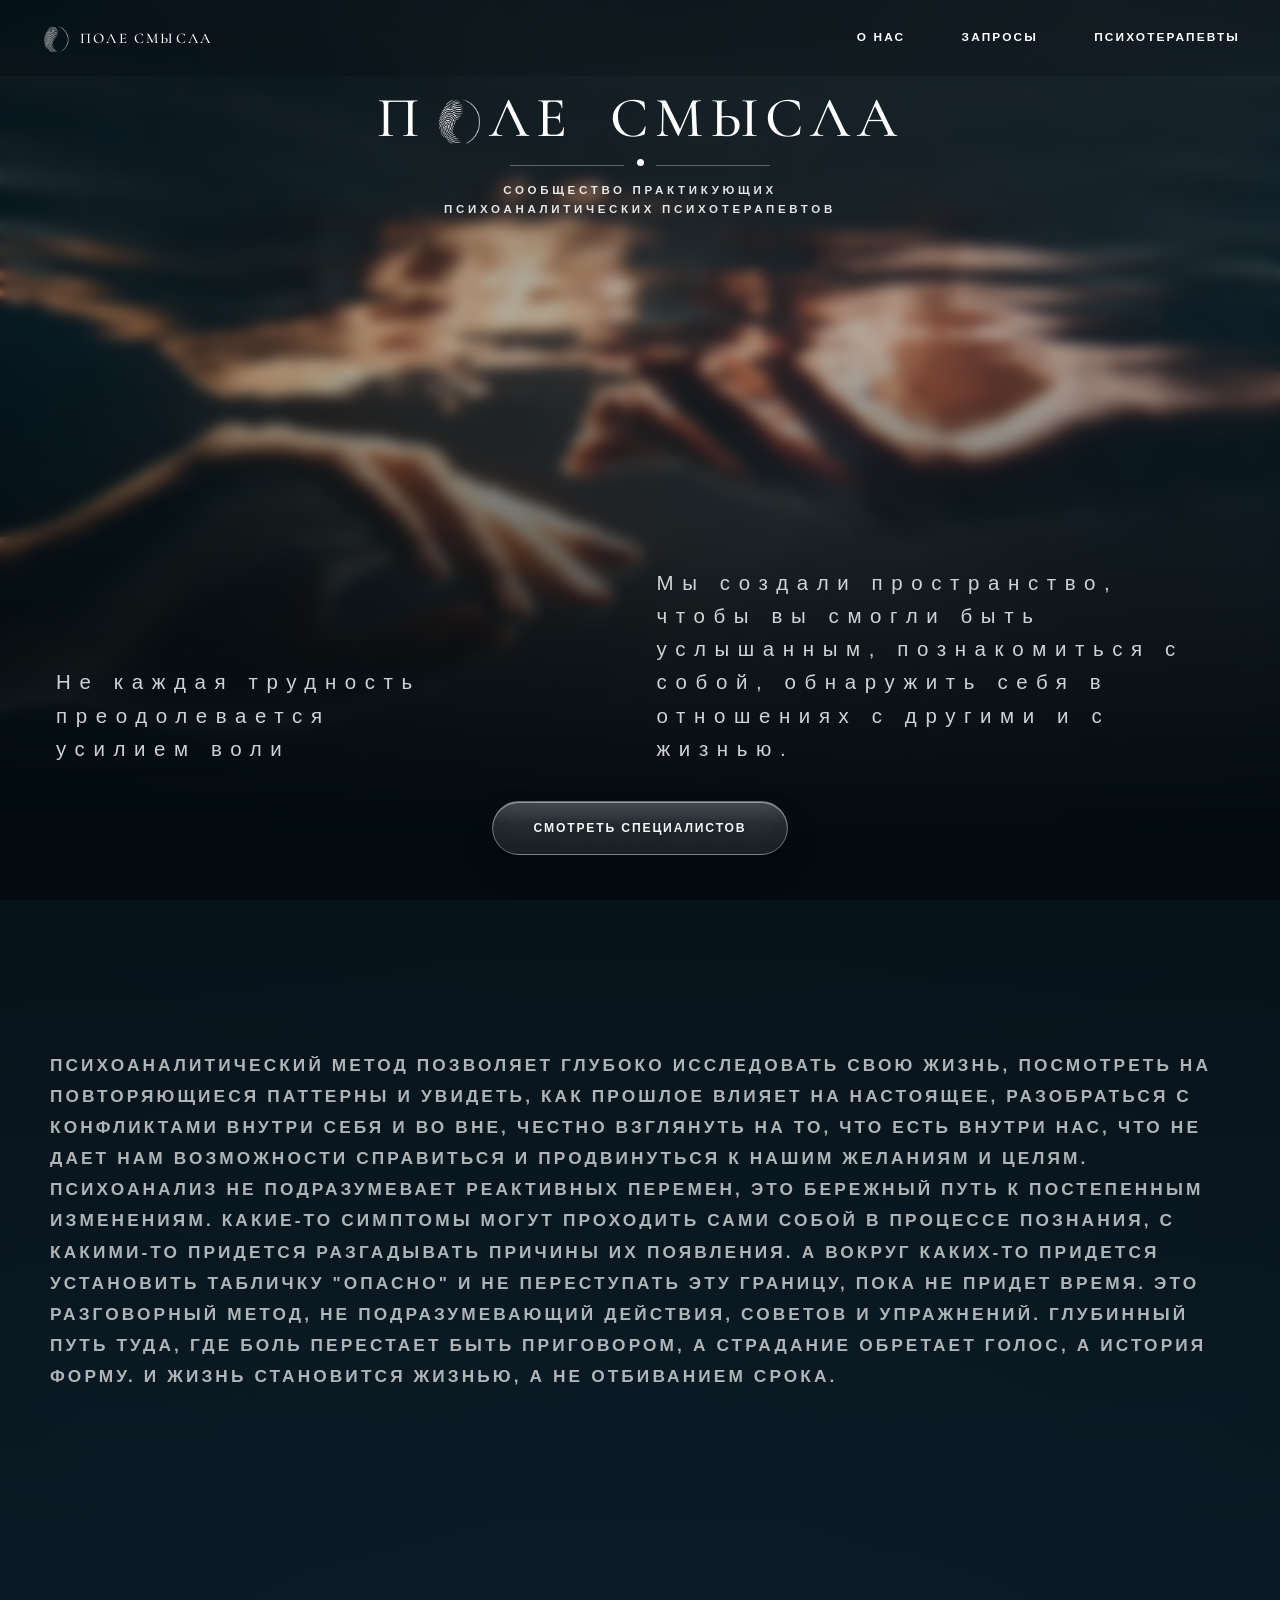
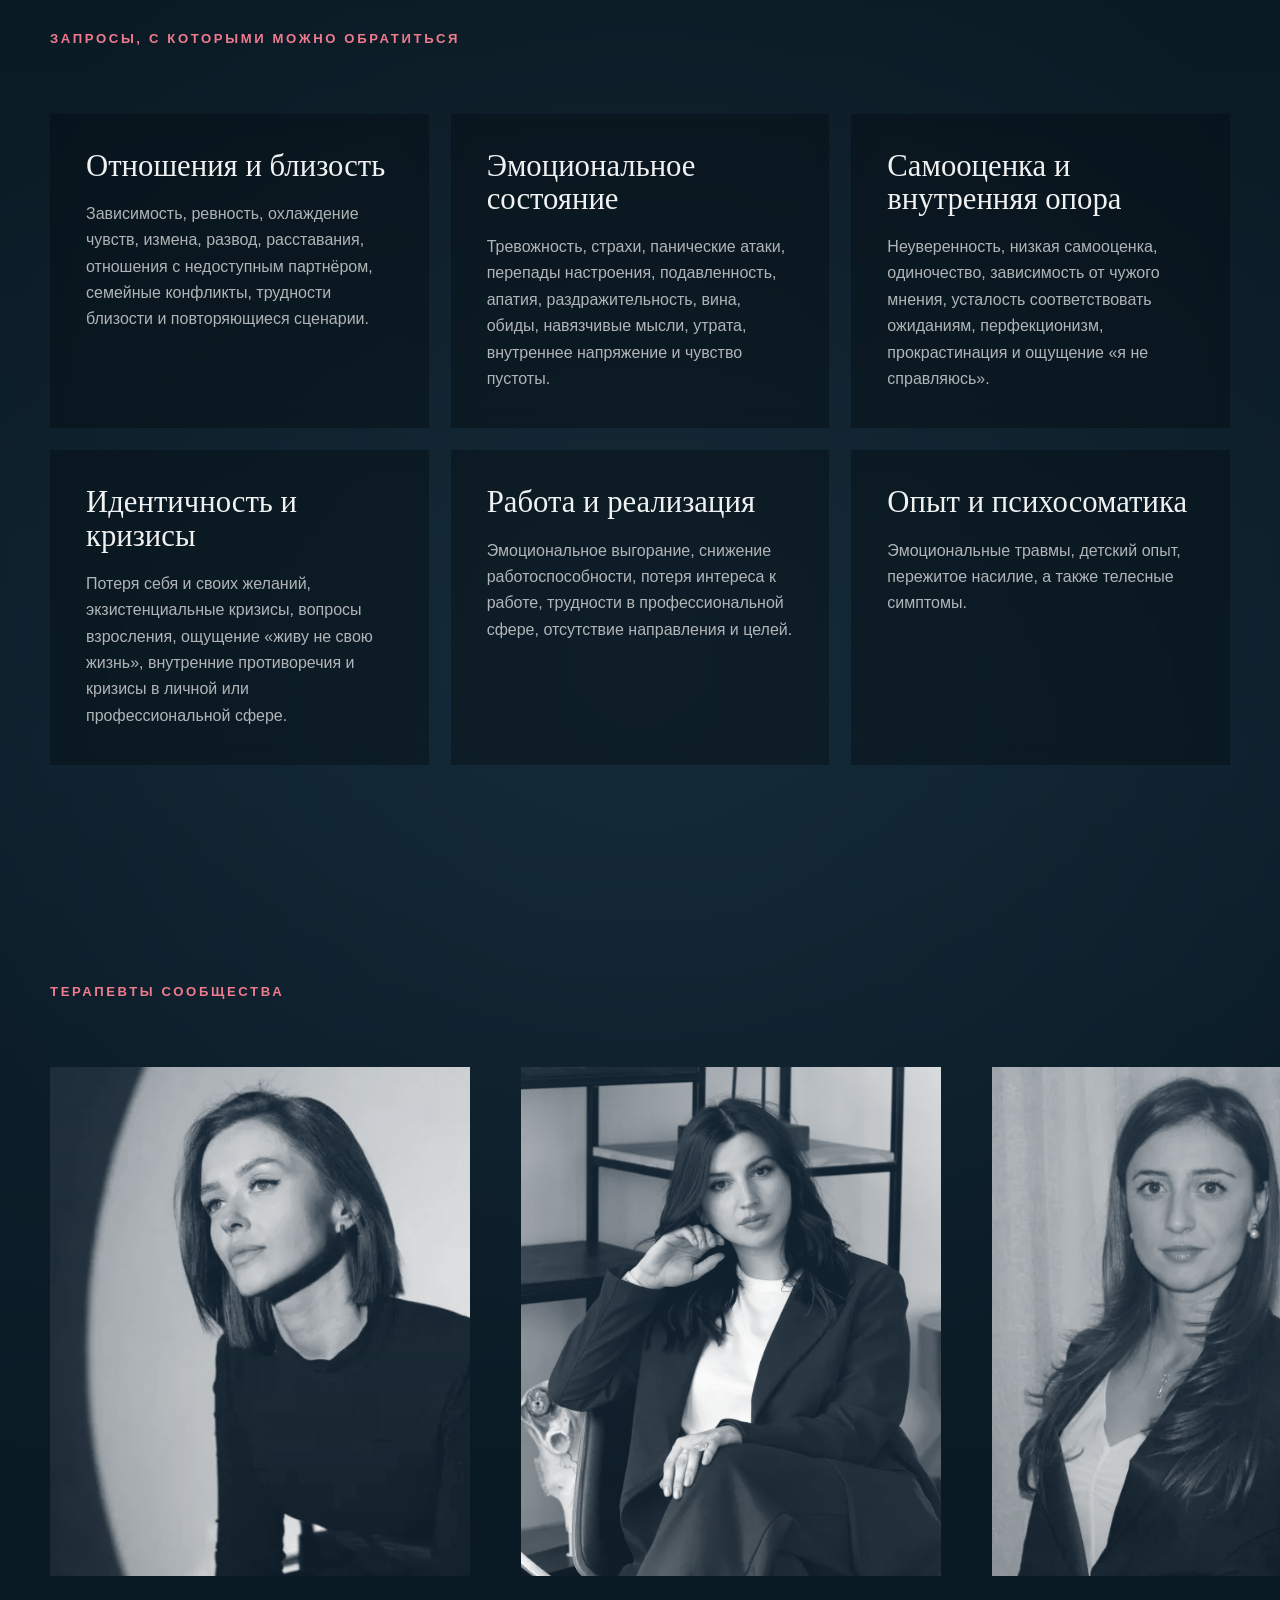
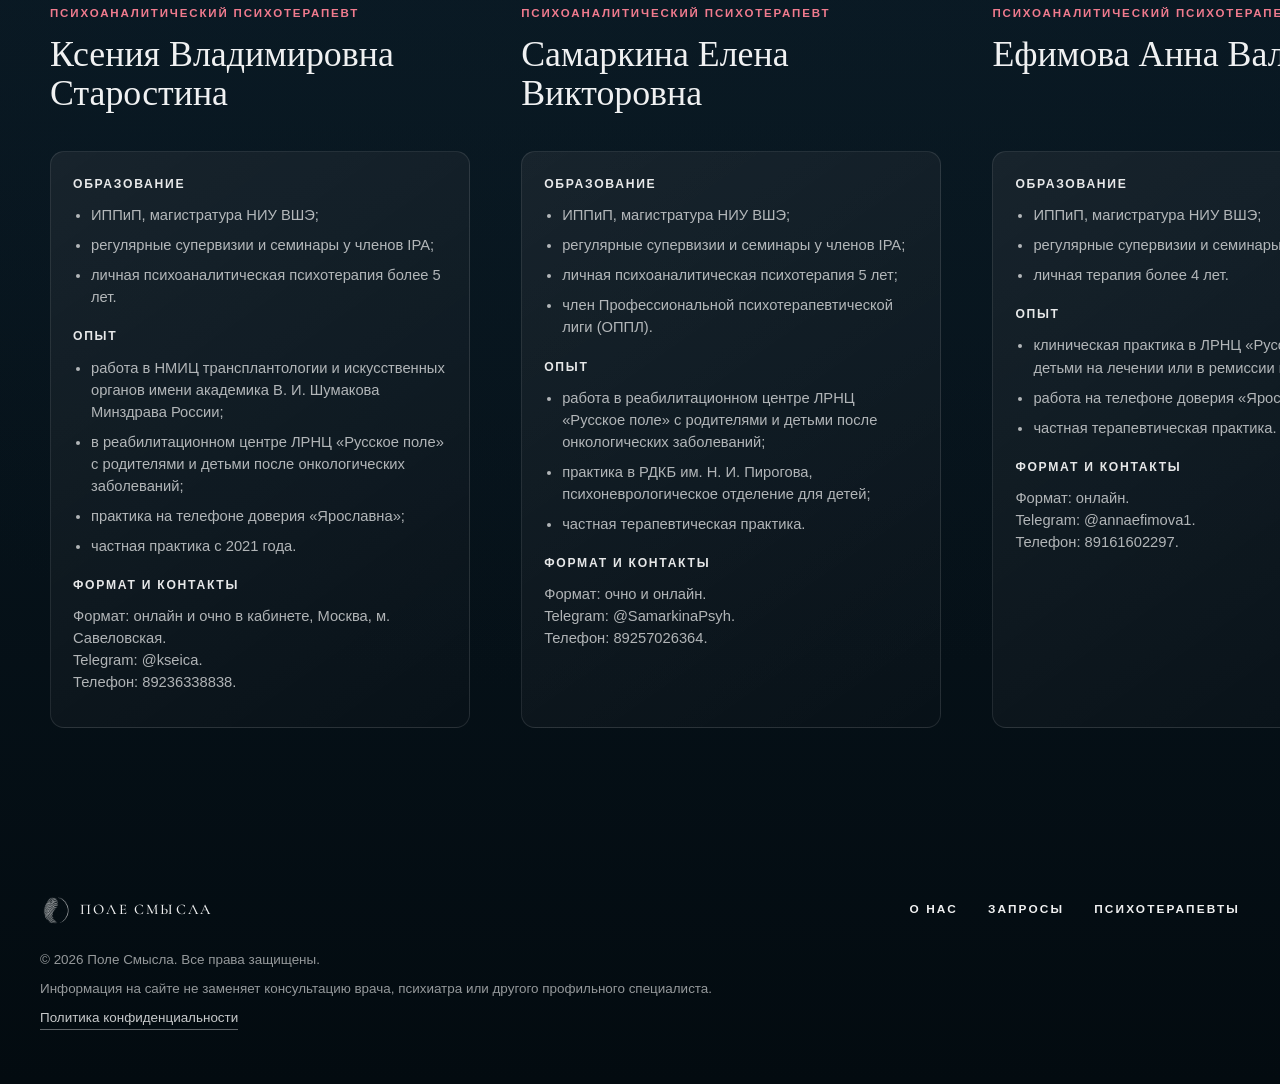
<file: index.html>
<!doctype html>
<html lang="ru">
  <head>
    <meta charset="UTF-8" />
    <meta name="viewport" content="width=device-width, initial-scale=1.0" />
    <meta
      name="description"
      content="Поле смысла - сообщество практикующих психоаналитических психотерапевтов. Подбор специалиста, индивидуальная терапия, консультации и поддерживающие материалы."
    />
    <meta name="theme-color" content="#030b10" />
    <title>Поле смысла - психоаналитические психологи</title>
    <script>
      document.documentElement.classList.add("is-booting");
      window.__showSite = function () {
        document.documentElement.classList.add("boot-ready");
        document.documentElement.classList.remove("is-booting");
      };
      window.setTimeout(window.__showSite, 900);
    </script>
    <link rel="preconnect" href="https://fonts.googleapis.com" />
    <link rel="preconnect" href="https://fonts.gstatic.com" crossorigin />
    <link rel="preload" as="image" href="assets/optimized/hero-water-bg-900.webp" media="(max-width: 640px)" />
    <link rel="preload" as="image" href="assets/optimized/hero-water-bg.webp" media="(min-width: 641px)" />
    <style>
      html,
      body {
        margin: 0;
        background: #030b10;
        color-scheme: dark;
      }

      html.is-booting body {
        opacity: 0;
      }

      html.boot-ready body {
        opacity: 1;
        transition: opacity 120ms ease;
      }

      .hero {
        min-height: 100svh;
        padding: 92px 20px 150px;
        overflow: hidden;
        background: #030b10 url("assets/optimized/hero-water-bg.webp") center center / cover no-repeat;
        text-align: center;
      }

      @media (max-width: 640px) {
        .hero {
          min-height: 100svh;
          padding: 92px 20px 76px;
          background-image: url("assets/optimized/hero-water-bg-900.webp");
        }
      }
    </style>
    <link
      href="https://fonts.googleapis.com/css2?family=Cormorant+Garamond:wght@400;500;600&display=swap"
      rel="stylesheet"
    />
    <link rel="stylesheet" href="styles.css?v=20260601-16" />
  </head>
  <body>
    <header class="site-header" data-header>
      <a class="brand" href="#top" aria-label="Поле смысла">
        <img class="brand-mark" src="assets/optimized/logo-pole-smysla-transparent-small.png" alt="" width="40" height="40" />
        <span>Поле смысла</span>
      </a>

      <nav class="main-nav" data-nav aria-label="Основная навигация">
        <a href="#about">О нас</a>
        <a href="#specialties">Запросы</a>
        <a href="#therapists">Психотерапевты</a>
      </nav>

      <button class="menu-toggle" type="button" data-menu-toggle aria-label="Открыть меню" aria-expanded="false">
        <span></span>
        <span></span>
      </button>
    </header>

    <main id="top">
      <section class="hero">
        <div class="collage" aria-label="Фотоколлаж Поле смысла">
          <figure class="collage-photo photo-left">
            <picture>
              <source
                type="image/webp"
                srcset="assets/optimized/collage-left-bw-720.webp 720w, assets/optimized/collage-left-bw.webp 1023w"
                sizes="(max-width: 640px) 42vw, 250px"
              />
              <img
                src="assets/collage-left-bw.png"
                alt="Чёрно-белая фотография с букетом полевых трав"
                decoding="async"
                fetchpriority="high"
              />
            </picture>
          </figure>
          <figure class="collage-photo photo-right">
            <picture>
              <source
                type="image/webp"
                srcset="assets/optimized/collage-right-bw-720.webp 720w, assets/optimized/collage-right-bw.webp 1024w"
                sizes="(max-width: 640px) 47vw, 340px"
              />
              <img
                src="assets/collage-right-bw.png"
                alt="Чёрно-белая прогулочная фотография с травами"
                decoding="async"
                fetchpriority="high"
              />
            </picture>
          </figure>
          <figure class="collage-photo photo-center">
            <picture>
              <source
                type="image/webp"
                srcset="assets/optimized/collage-portrait-720.webp 720w, assets/optimized/collage-portrait.webp 1040w"
                sizes="(max-width: 640px) 51vw, 330px"
              />
              <img
                src="assets/collage-portrait.png"
                alt="Портрет психолога в спокойной авторской съёмке"
                decoding="async"
                fetchpriority="high"
              />
            </picture>
          </figure>
        </div>

        <div class="hero-lockup" aria-label="Поле смысла">
          <p class="logo-title">
            <span class="logo-word">
              <span>П</span><img class="logo-lettermark" src="assets/optimized/logo-pole-smysla-transparent.png" alt="" width="72" height="72" /><span>ле</span><span class="logo-word-gap">смысла</span>
            </span>
          </p>
          <p class="logo-subtitle">сообщество практикующих психоаналитических психотерапевтов</p>
        </div>

        <div class="hero-statement" aria-label="О сообществе">
          <p>Не каждая трудность преодолевается усилием воли</p>
          <p>
            Мы создали пространство, чтобы вы смогли быть услышанным,
            познакомиться с собой, обнаружить себя в отношениях с другими и с жизнью.
          </p>
        </div>

        <div class="hero-actions" aria-label="Основное действие">
          <a class="button-link" href="#therapists">Смотреть специалистов</a>
        </div>

      </section>

      <section class="method-intro section" id="about">
        <p>
          Психоаналитический метод позволяет глубоко исследовать свою жизнь,
          посмотреть на повторяющиеся паттерны и увидеть, как прошлое влияет
          на настоящее, разобраться с конфликтами внутри себя и во вне, честно
          взглянуть на то, что есть внутри нас, что не дает нам возможности
          справиться и продвинуться к нашим желаниям и целям. Психоанализ
          не подразумевает реактивных перемен, это бережный путь к постепенным
          изменениям. Какие-то симптомы могут проходить сами собой в процессе
          познания, с какими-то придется разгадывать причины их появления.
          А вокруг каких-то придется установить табличку "опасно" и не
          переступать эту границу, пока не придет время. Это разговорный метод,
          не подразумевающий действия, советов и упражнений. Глубинный путь туда,
          где боль перестает быть приговором, а страдание обретает голос,
          а история форму. И жизнь становится жизнью, а не отбиванием срока.
        </p>
      </section>

      <section class="specialties section" id="specialties">
        <div class="specialties-heading">
          <p class="section-kicker">Запросы, с которыми можно обратиться</p>
        </div>

        <div class="specialty-grid">
          <article>
            <h3>Отношения и близость</h3>
            <p>Зависимость, ревность, охлаждение чувств, измена, развод, расставания, отношения с недоступным партнёром, семейные конфликты, трудности близости и повторяющиеся сценарии.</p>
          </article>
          <article>
            <h3>Эмоциональное состояние</h3>
            <p>Тревожность, страхи, панические атаки, перепады настроения, подавленность, апатия, раздражительность, вина, обиды, навязчивые мысли, утрата, внутреннее напряжение и чувство пустоты.</p>
          </article>
          <article>
            <h3>Самооценка и внутренняя опора</h3>
            <p>Неуверенность, низкая самооценка, одиночество, зависимость от чужого мнения, усталость соответствовать ожиданиям, перфекционизм, прокрастинация и ощущение «я не справляюсь».</p>
          </article>
          <article>
            <h3>Идентичность и кризисы</h3>
            <p>Потеря себя и своих желаний, экзистенциальные кризисы, вопросы взросления, ощущение «живу не свою жизнь», внутренние противоречия и кризисы в личной или профессиональной сфере.</p>
          </article>
          <article>
            <h3>Работа и реализация</h3>
            <p>Эмоциональное выгорание, снижение работоспособности, потеря интереса к работе, трудности в профессиональной сфере, отсутствие направления и целей.</p>
          </article>
          <article>
            <h3>Опыт и психосоматика</h3>
            <p>Эмоциональные травмы, детский опыт, пережитое насилие, а также телесные симптомы.</p>
          </article>
        </div>
      </section>

      <section class="therapists section" id="therapists">
        <div class="therapists-heading">
          <p class="section-kicker">терапевты сообщества</p>
        </div>

        <div class="therapist-grid" aria-label="Список терапевтов, прокручивается горизонтально">
          <article>
            <figure class="therapist-media">
              <picture>
                <source
                  type="image/webp"
                  srcset="assets/optimized/ksenia-starostina-520.webp 520w, assets/optimized/ksenia-starostina-900.webp 900w"
                  sizes="(max-width: 640px) 74vw, 360px"
                />
                <img src="assets/ksenia-starostina.jpg" alt="Ксения Владимировна Старостина" loading="lazy" decoding="async" />
              </picture>
            </figure>
            <div class="therapist-copy">
              <p class="therapist-role">психоаналитический психотерапевт</p>
              <h3>Ксения Владимировна Старостина</h3>
              <div class="therapist-details">
                <div>
                  <h4>Образование</h4>
                  <ul>
                    <li>ИППиП, магистратура НИУ ВШЭ;</li>
                    <li>регулярные супервизии и семинары у членов IPA;</li>
                    <li>личная психоаналитическая психотерапия более 5 лет.</li>
                  </ul>
                </div>
                <div>
                  <h4>Опыт</h4>
                  <ul>
                    <li>работа в НМИЦ трансплантологии и искусственных органов имени академика В. И. Шумакова Минздрава России;</li>
                    <li>в реабилитационном центре ЛРНЦ «Русское поле» с родителями и детьми после онкологических заболеваний;</li>
                    <li>практика на телефоне доверия «Ярославна»;</li>
                    <li>частная практика с 2021 года.</li>
                  </ul>
                </div>
                <div>
                  <h4>Формат и контакты</h4>
                  <p>Формат: онлайн и очно в кабинете, Москва, м. Савеловская.<br />Telegram: @kseica.<br />Телефон: 89236338838.</p>
                </div>
              </div>
            </div>
          </article>
          <article>
            <figure class="therapist-media">
              <picture>
                <source
                  type="image/webp"
                  srcset="assets/optimized/elena-samarkina-520.webp 520w, assets/optimized/elena-samarkina-900.webp 900w"
                  sizes="(max-width: 640px) 74vw, 360px"
                />
                <img src="assets/elena-samarkina.jpg" alt="Самаркина Елена Викторовна" loading="lazy" decoding="async" />
              </picture>
            </figure>
            <div class="therapist-copy">
              <p class="therapist-role">психоаналитический психотерапевт</p>
              <h3>Самаркина Елена Викторовна</h3>
              <div class="therapist-details">
                <div>
                  <h4>Образование</h4>
                  <ul>
                    <li>ИППиП, магистратура НИУ ВШЭ;</li>
                    <li>регулярные супервизии и семинары у членов IPA;</li>
                    <li>личная психоаналитическая психотерапия 5 лет;</li>
                    <li>член Профессиональной психотерапевтической лиги (ОППЛ).</li>
                  </ul>
                </div>
                <div>
                  <h4>Опыт</h4>
                  <ul>
                    <li>работа в реабилитационном центре ЛРНЦ «Русское поле» с родителями и детьми после онкологических заболеваний;</li>
                    <li>практика в РДКБ им. Н. И. Пирогова, психоневрологическое отделение для детей;</li>
                    <li>частная терапевтическая практика.</li>
                  </ul>
                </div>
                <div>
                  <h4>Формат и контакты</h4>
                  <p>Формат: очно и онлайн.<br />Telegram: @SamarkinaPsyh.<br />Телефон: 89257026364.</p>
                </div>
              </div>
            </div>
          </article>
          <article>
            <figure class="therapist-media">
              <picture>
                <source
                  type="image/webp"
                  srcset="assets/optimized/anna-efimova-520.webp 520w, assets/optimized/anna-efimova-900.webp 900w"
                  sizes="(max-width: 640px) 74vw, 360px"
                />
                <img src="assets/anna-efimova.jpg" alt="Ефимова Анна Валерьевна" loading="lazy" decoding="async" />
              </picture>
            </figure>
            <div class="therapist-copy">
              <p class="therapist-role">психоаналитический психотерапевт</p>
              <h3>Ефимова Анна Валерьевна</h3>
              <div class="therapist-details">
                <div>
                  <h4>Образование</h4>
                  <ul>
                    <li>ИППиП, магистратура НИУ ВШЭ;</li>
                    <li>регулярные супервизии и семинары у членов IPA;</li>
                    <li>личная терапия более 4 лет.</li>
                  </ul>
                </div>
                <div>
                  <h4>Опыт</h4>
                  <ul>
                    <li>клиническая практика в ЛРНЦ «Русское поле» с детьми на лечении или в ремиссии и их семьями;</li>
                    <li>работа на телефоне доверия «Ярославна»;</li>
                    <li>частная терапевтическая практика.</li>
                  </ul>
                </div>
                <div>
                  <h4>Формат и контакты</h4>
                  <p>Формат: онлайн.<br />Telegram: @annaefimova1.<br />Телефон: 89161602297.</p>
                </div>
              </div>
            </div>
          </article>
          <article>
            <figure class="therapist-media">
              <picture>
                <source
                  type="image/webp"
                  srcset="assets/optimized/tatyana-kubrina-520.webp 520w, assets/optimized/tatyana-kubrina-900.webp 900w"
                  sizes="(max-width: 640px) 74vw, 360px"
                />
                <img src="assets/tatyana-kubrina.jpg" alt="Кубрина Татьяна Николаевна" loading="lazy" decoding="async" />
              </picture>
            </figure>
            <div class="therapist-copy">
              <p class="therapist-role">психоаналитический психотерапевт</p>
              <h3>Кубрина Татьяна Николаевна</h3>
              <div class="therapist-details">
                <div>
                  <h4>Образование</h4>
                  <ul>
                    <li>ИППиП, магистратура НИУ ВШЭ, Институт психоанализа на Чистых прудах;</li>
                    <li>регулярные супервизии и семинары у членов IPA;</li>
                    <li>личная психоаналитическая психотерапия более 250 часов.</li>
                  </ul>
                </div>
                <div>
                  <h4>Опыт</h4>
                  <ul>
                    <li>практика с 2021 года;</li>
                    <li>психиатрический стационар им. В. А. Гиляровского;</li>
                    <li>телефон доверия «Ярославна»;</li>
                    <li>реабилитационный центр «Русское поле»;</li>
                    <li>психолог Центра психоаналитической психотерапии НИУ ВШЭ, частная практика со взрослыми.</li>
                  </ul>
                </div>
                <div>
                  <h4>Формат и контакты</h4>
                  <p>Формат: онлайн и очно, Москва, м. Чистые пруды.<br />Telegram: @tnkubrina.<br />Телефон: 89272549848.</p>
                </div>
              </div>
            </div>
          </article>
          <article>
            <figure class="therapist-media">
              <picture>
                <source
                  type="image/webp"
                  srcset="assets/optimized/ksenia-burkova-520.webp 520w, assets/optimized/ksenia-burkova-900.webp 900w"
                  sizes="(max-width: 640px) 74vw, 360px"
                />
                <img src="assets/ksenia-burkova.jpg" alt="Буркова Ксения Юрьевна" loading="lazy" decoding="async" />
              </picture>
            </figure>
            <div class="therapist-copy">
              <p class="therapist-role">клинический психолог, психоаналитический психотерапевт</p>
              <h3>Буркова Ксения Юрьевна</h3>
              <div class="therapist-details">
                <div>
                  <h4>Образование</h4>
                  <ul>
                    <li>Центральная государственная медицинская академия Управления делами Президента РФ: клинический психолог;</li>
                    <li>Восточно-Европейский институт психоанализа: психолог-психоаналитик;</li>
                    <li>Пермский государственный национальный исследовательский университет: психолог;</li>
                    <li>курс «Терапия как творчество» и курс Анны Сметанниковой «Психолог-консультант»;</li>
                    <li>супервизии, интервизии, семинары, читательские группы, личная терапия с 2019 года.</li>
                  </ul>
                </div>
                <div>
                  <h4>Формат и контакты</h4>
                  <p>Формат: онлайн и очно, м. Белорусская.<br />Telegram: @KseniiaKseniia.<br />Телефон: 89024726710.</p>
                </div>
              </div>
            </div>
          </article>
          <article>
            <figure class="therapist-media">
              <picture>
                <source
                  type="image/webp"
                  srcset="assets/optimized/kristina-matyunina-520.webp 520w, assets/optimized/kristina-matyunina-900.webp 900w"
                  sizes="(max-width: 640px) 74vw, 360px"
                />
                <img src="assets/kristina-matyunina.jpg" alt="Матюнина Кристина Сергеевна" loading="lazy" decoding="async" />
              </picture>
            </figure>
            <div class="therapist-copy">
              <p class="therapist-role">психоаналитический психотерапевт</p>
              <h3>Матюнина Кристина Сергеевна</h3>
              <div class="therapist-details">
                <div>
                  <h4>Образование</h4>
                  <ul>
                    <li>ИППиП, магистратура НИУ ВШЭ;</li>
                    <li>регулярные супервизии и семинары у членов IPA;</li>
                    <li>личная психоаналитическая психотерапия более 4 лет.</li>
                  </ul>
                </div>
                <div>
                  <h4>Формат и контакты</h4>
                  <p>Формат: онлайн.<br />Telegram: @ma_tyusha.<br />Телефон: 89995843118.</p>
                </div>
              </div>
            </div>
          </article>
          <article>
            <figure class="therapist-media">
              <picture>
                <source
                  type="image/webp"
                  srcset="assets/optimized/alsu-bekish-520.webp 520w, assets/optimized/alsu-bekish-900.webp 900w"
                  sizes="(max-width: 640px) 74vw, 360px"
                />
                <img src="assets/alsu-bekish.jpg" alt="Бекиш Алсу Ильгизовна" loading="lazy" decoding="async" />
              </picture>
            </figure>
            <div class="therapist-copy">
              <p class="therapist-role">психоаналитический психотерапевт</p>
              <h3>Бекиш Алсу Ильгизовна</h3>
              <div class="therapist-details">
                <div>
                  <h4>Образование</h4>
                  <ul>
                    <li>ИППиП, магистратура НИУ ВШЭ;</li>
                    <li>регулярные супервизии и семинары у членов IPA;</li>
                    <li>личная психоаналитическая психотерапия более 5 лет.</li>
                  </ul>
                </div>
                <div>
                  <h4>Опыт</h4>
                  <ul>
                    <li>реабилитационный центр «Русское поле»;</li>
                    <li>телефон доверия «Ярославна»;</li>
                    <li>частная практика.</li>
                  </ul>
                </div>
                <div>
                  <h4>Формат и контакты</h4>
                  <p>Формат: онлайн и очно в кабинете, Москва.<br />Telegram: @AlsuBekish.<br />Телефон: +79168081599.</p>
                </div>
              </div>
            </div>
          </article>
        </div>
      </section>

    </main>

    <footer class="site-footer">
      <div class="footer-main">
        <a class="brand" href="#top">
          <img class="brand-mark" src="assets/optimized/logo-pole-smysla-transparent-small.png" alt="" width="40" height="40" />
          <span>Поле смысла</span>
        </a>
        <nav aria-label="Навигация в подвале">
          <a href="#about">О нас</a>
          <a href="#specialties">Запросы</a>
          <a href="#therapists">Психотерапевты</a>
        </nav>
      </div>
      <div class="footer-legal">
        <p>© 2026 Поле Смысла. Все права защищены.</p>
        <p>Информация на сайте не заменяет консультацию врача, психиатра или другого профильного специалиста.</p>
        <a href="privacy.html">Политика конфиденциальности</a>
      </div>
    </footer>

    <script src="script.js?v=20260601-16"></script>
  </body>
</html>
</file>
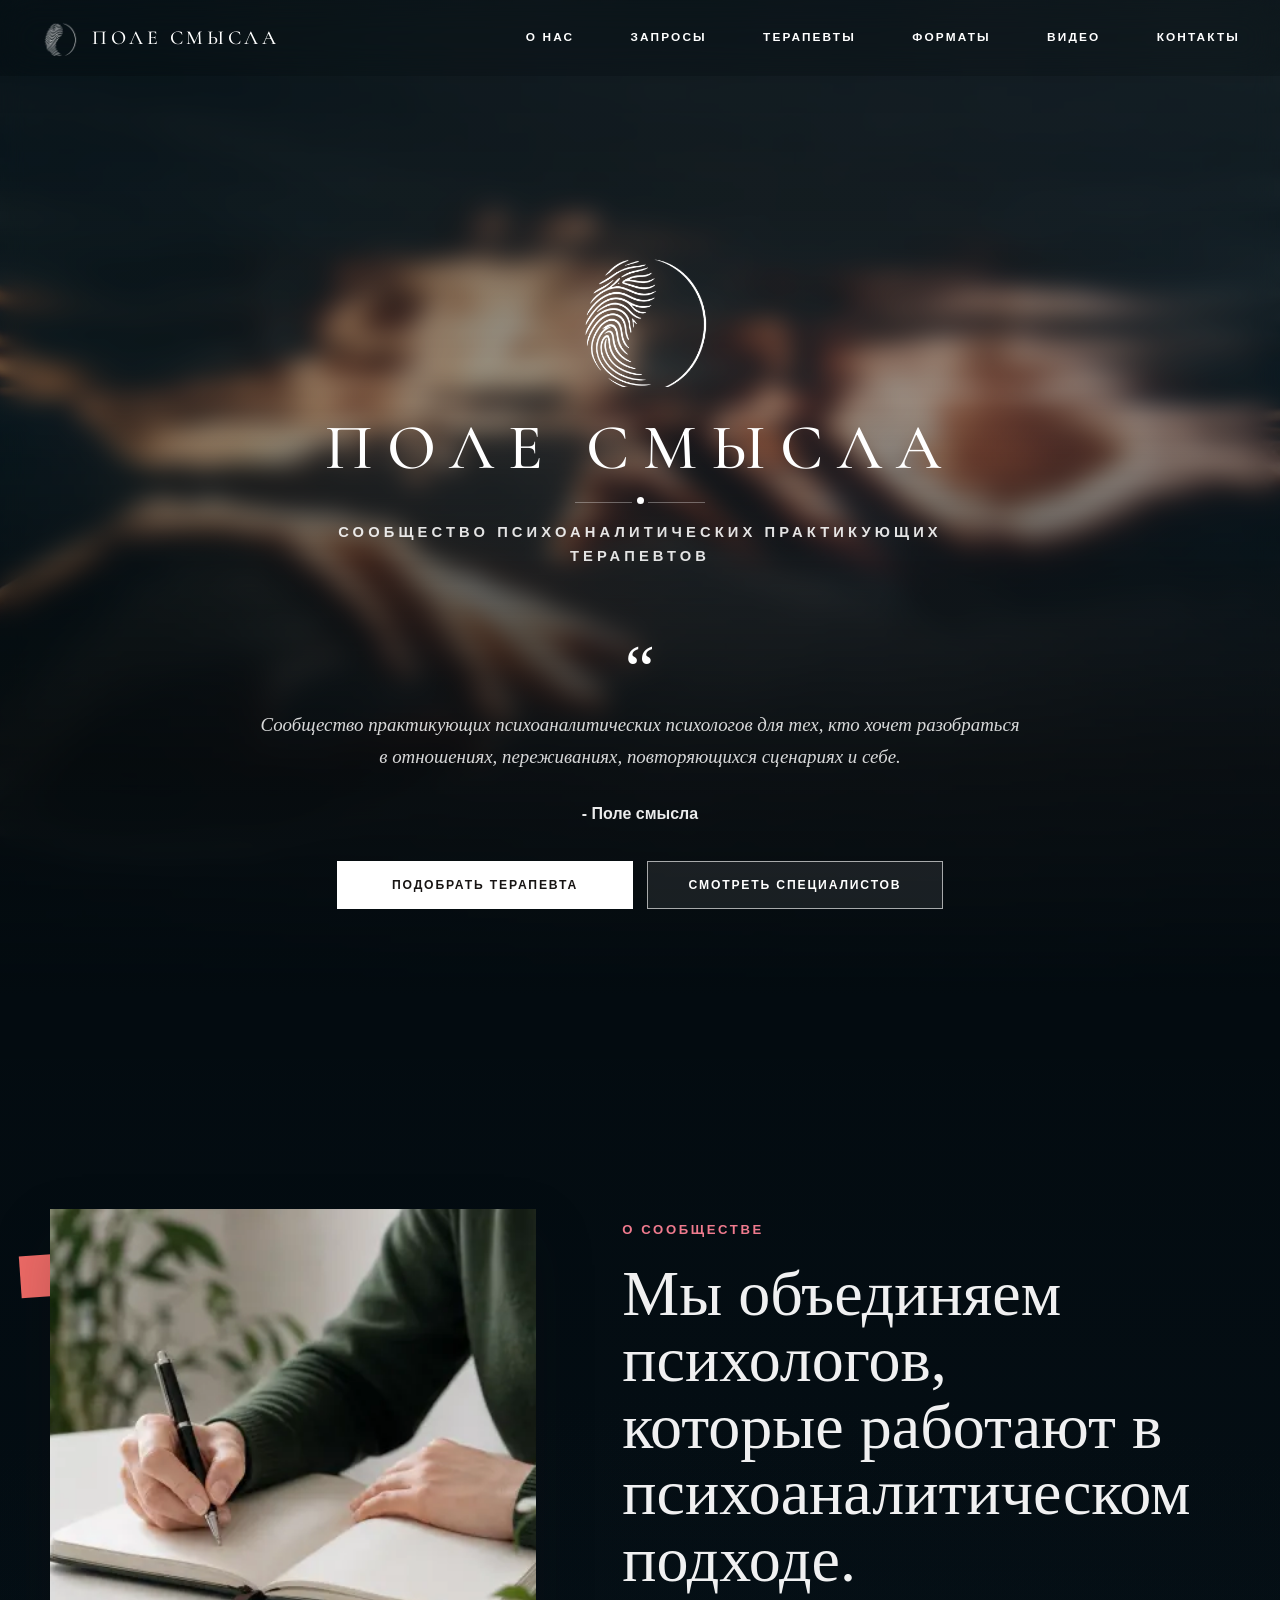
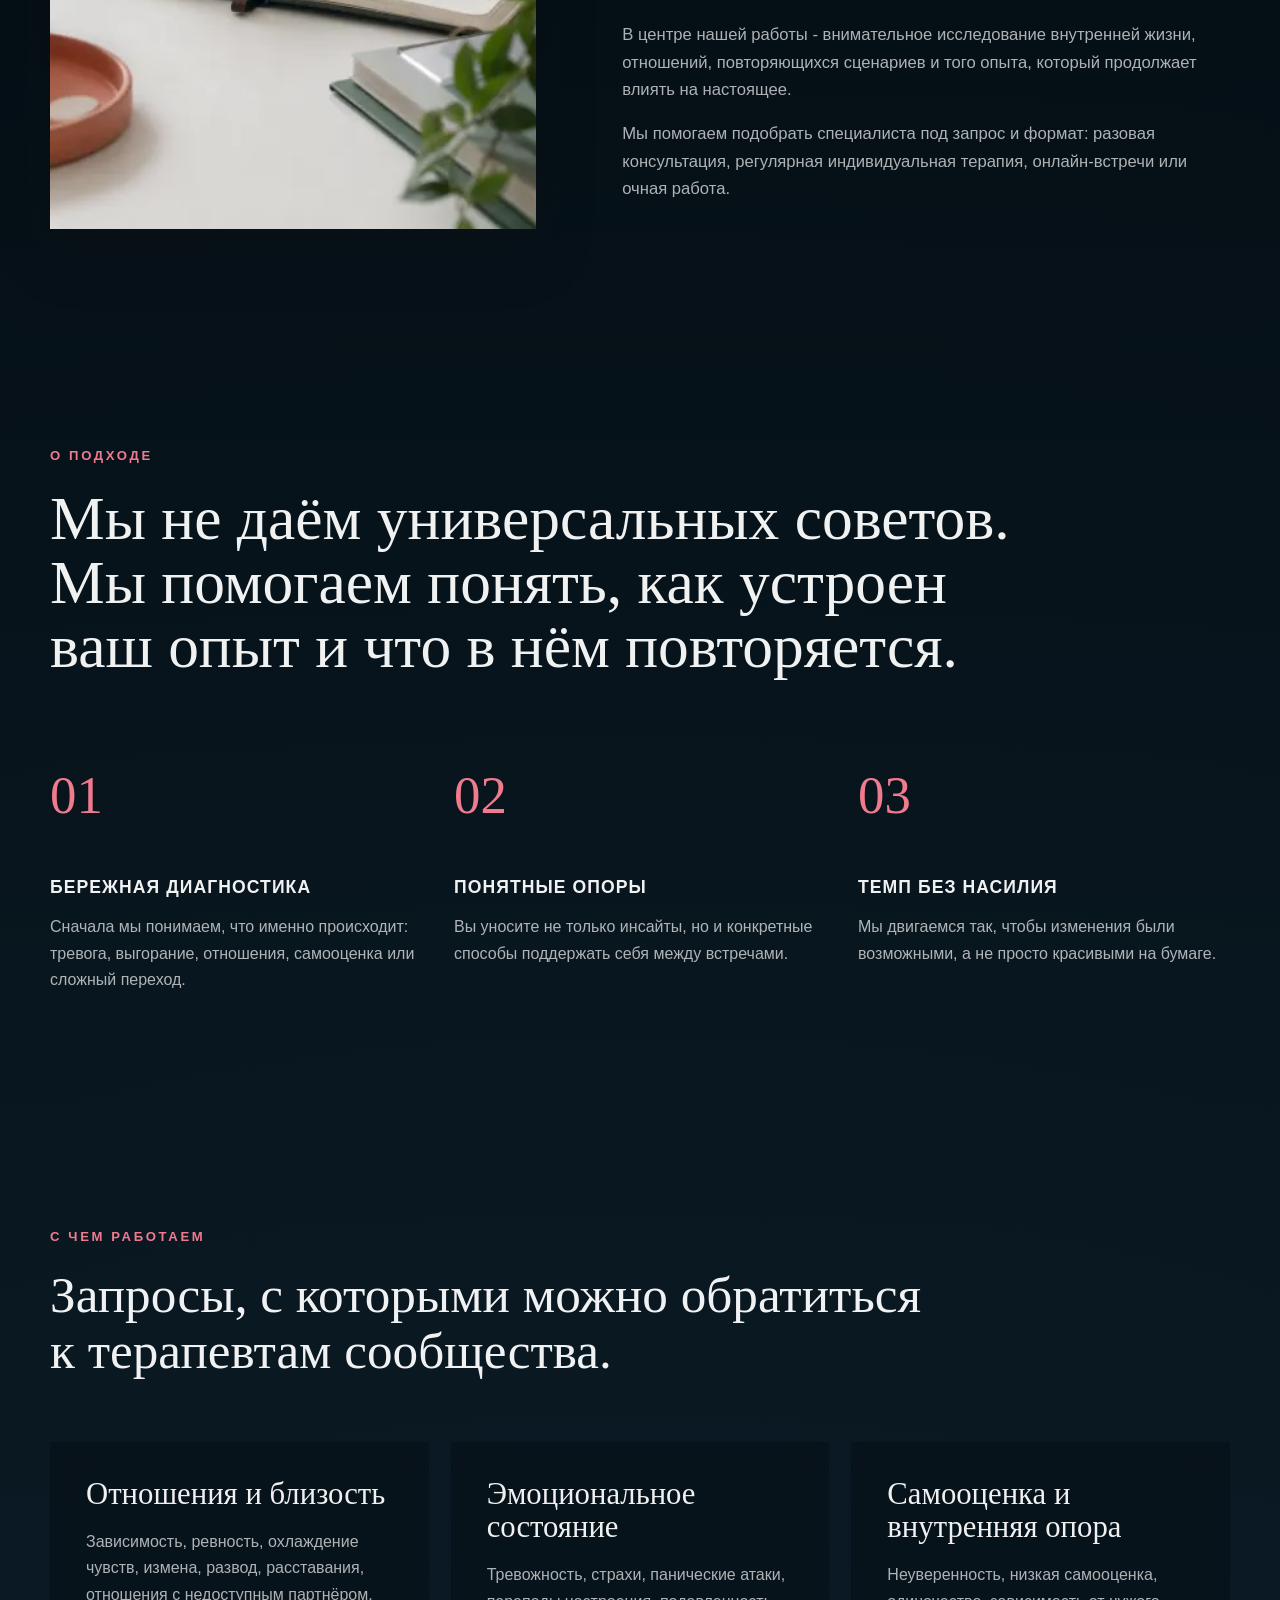
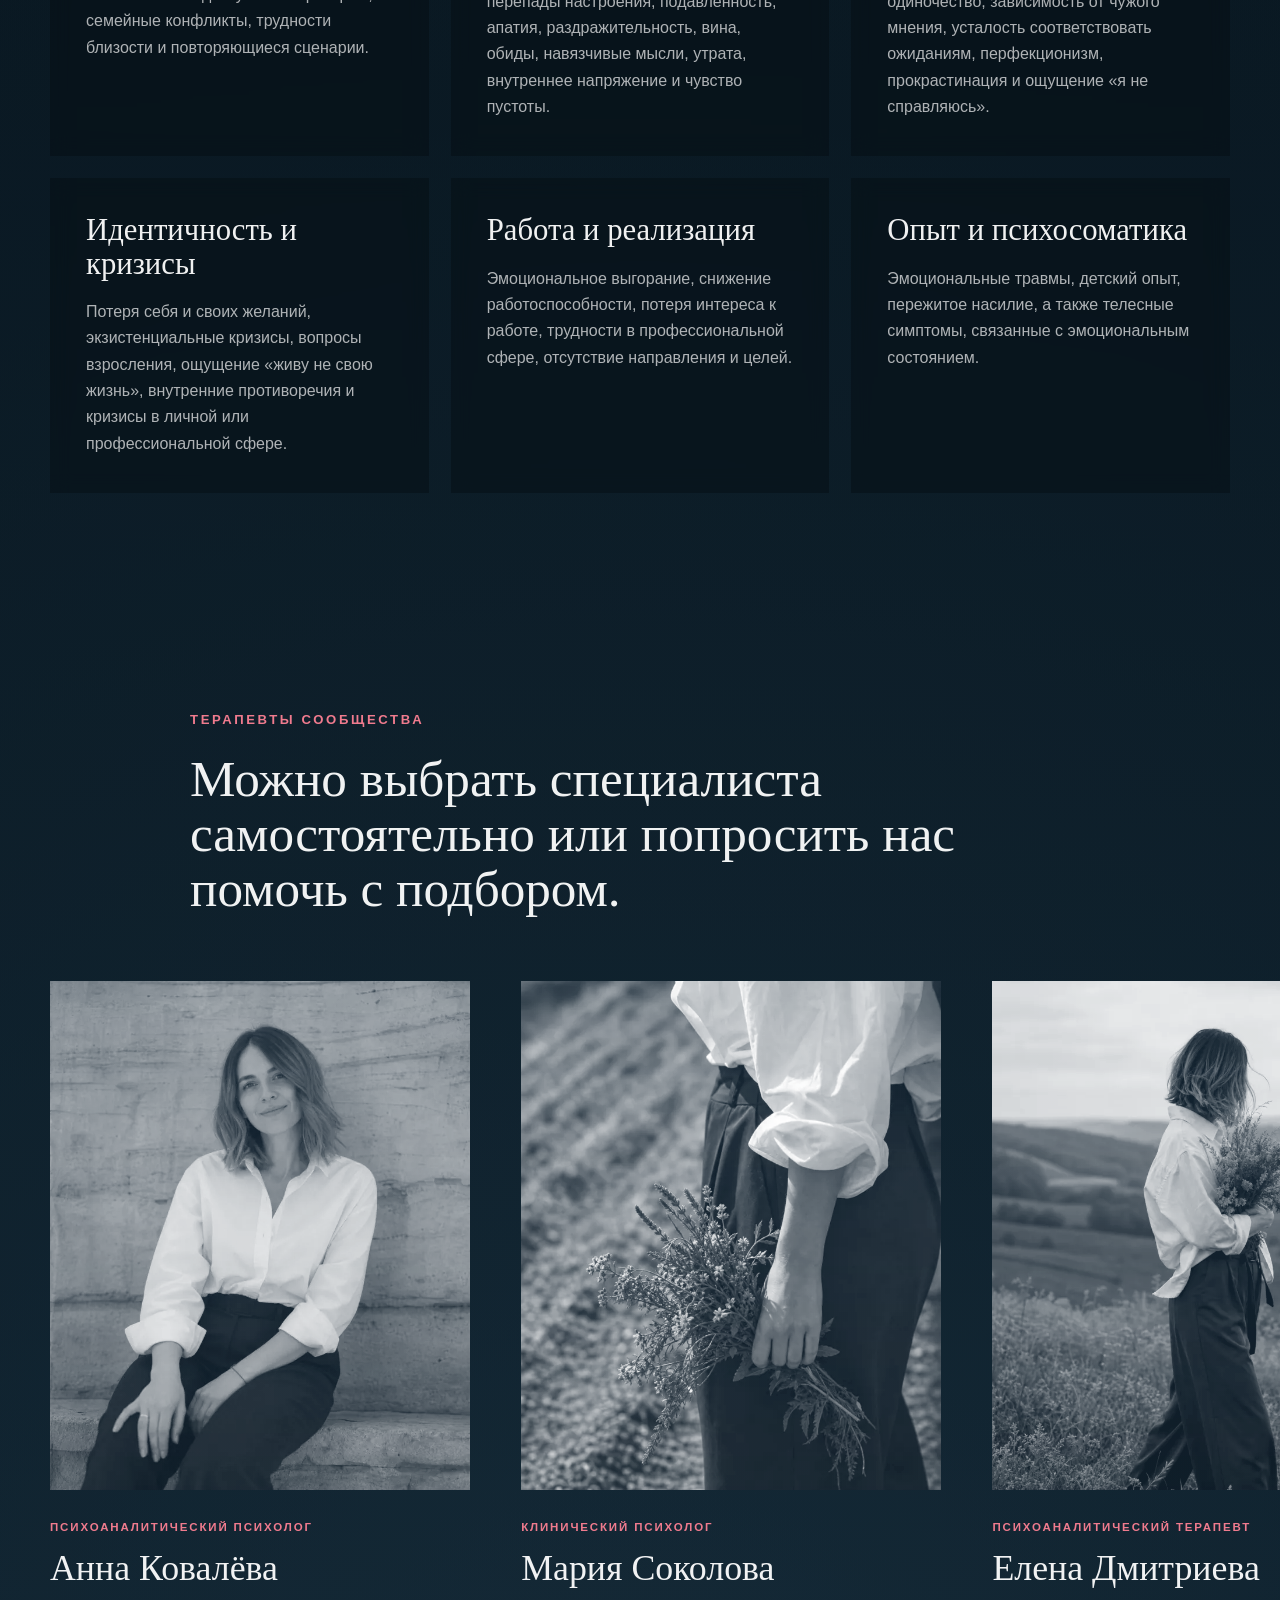
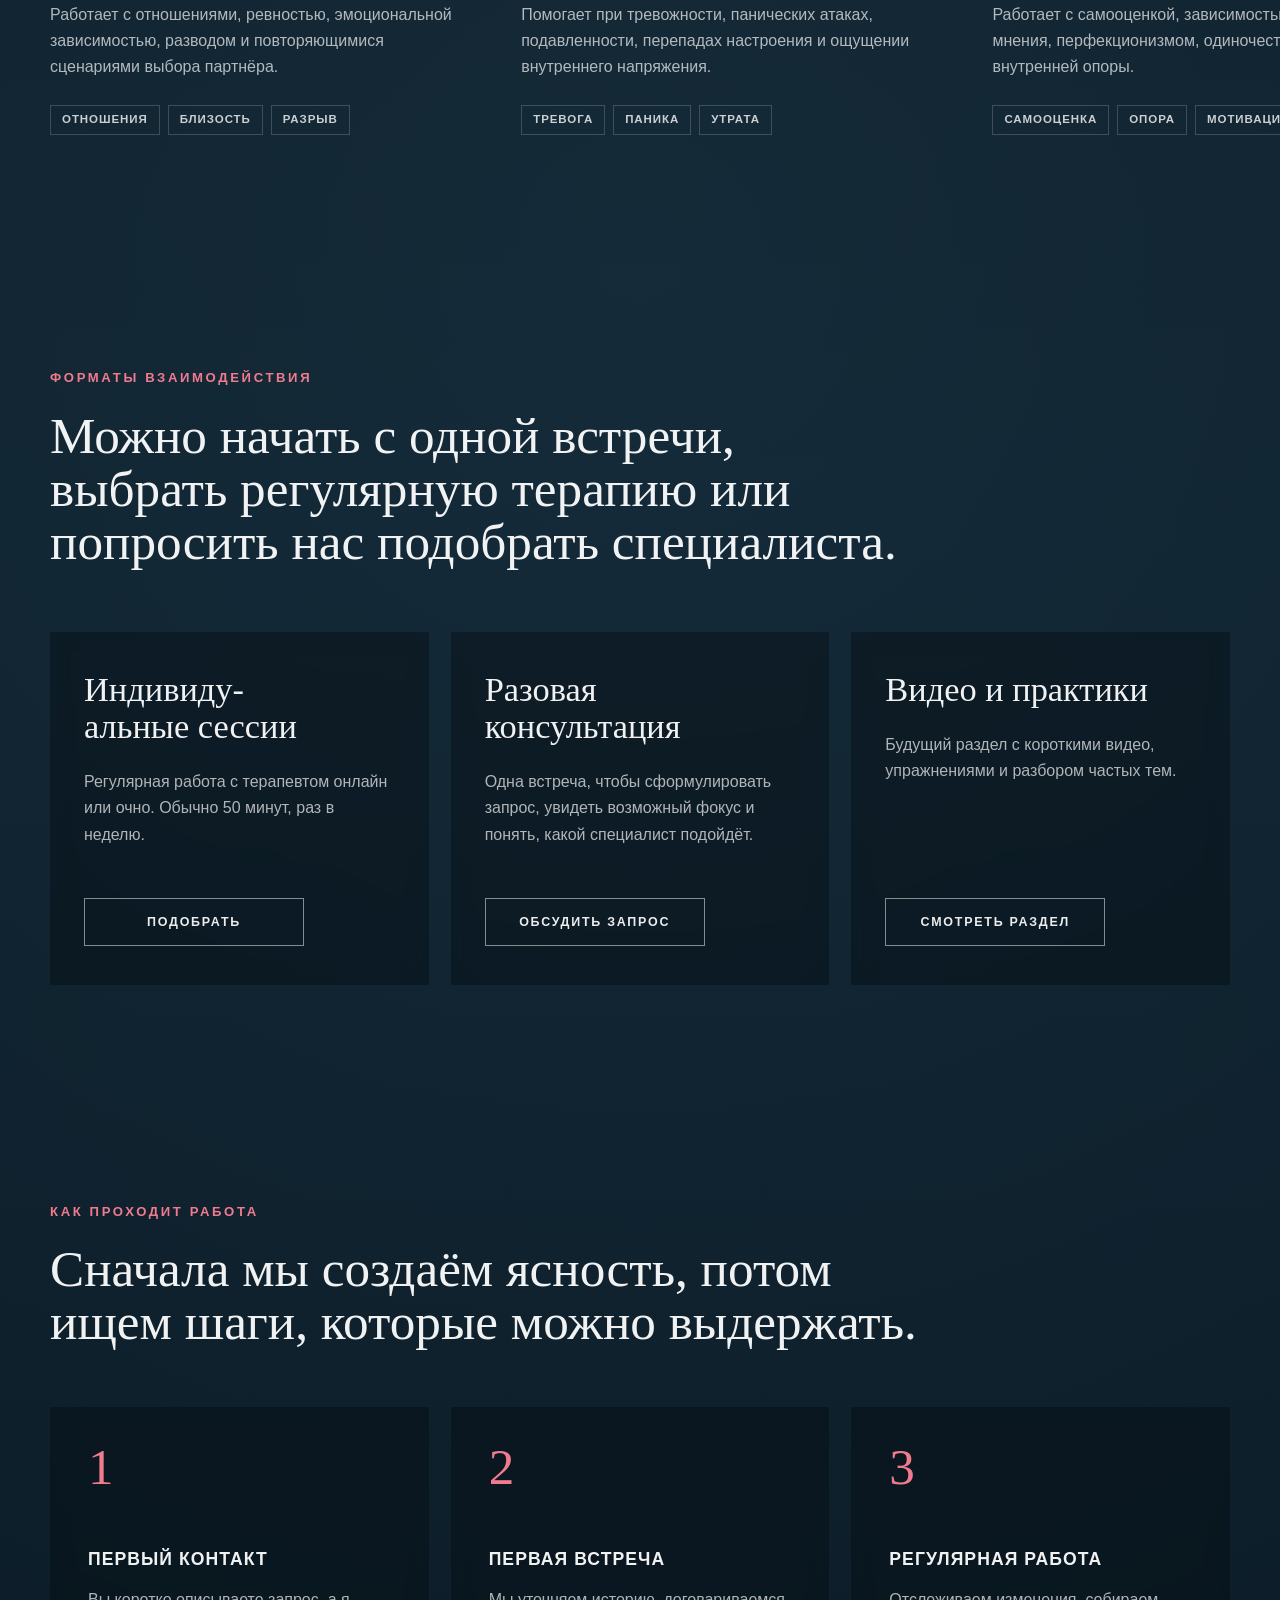
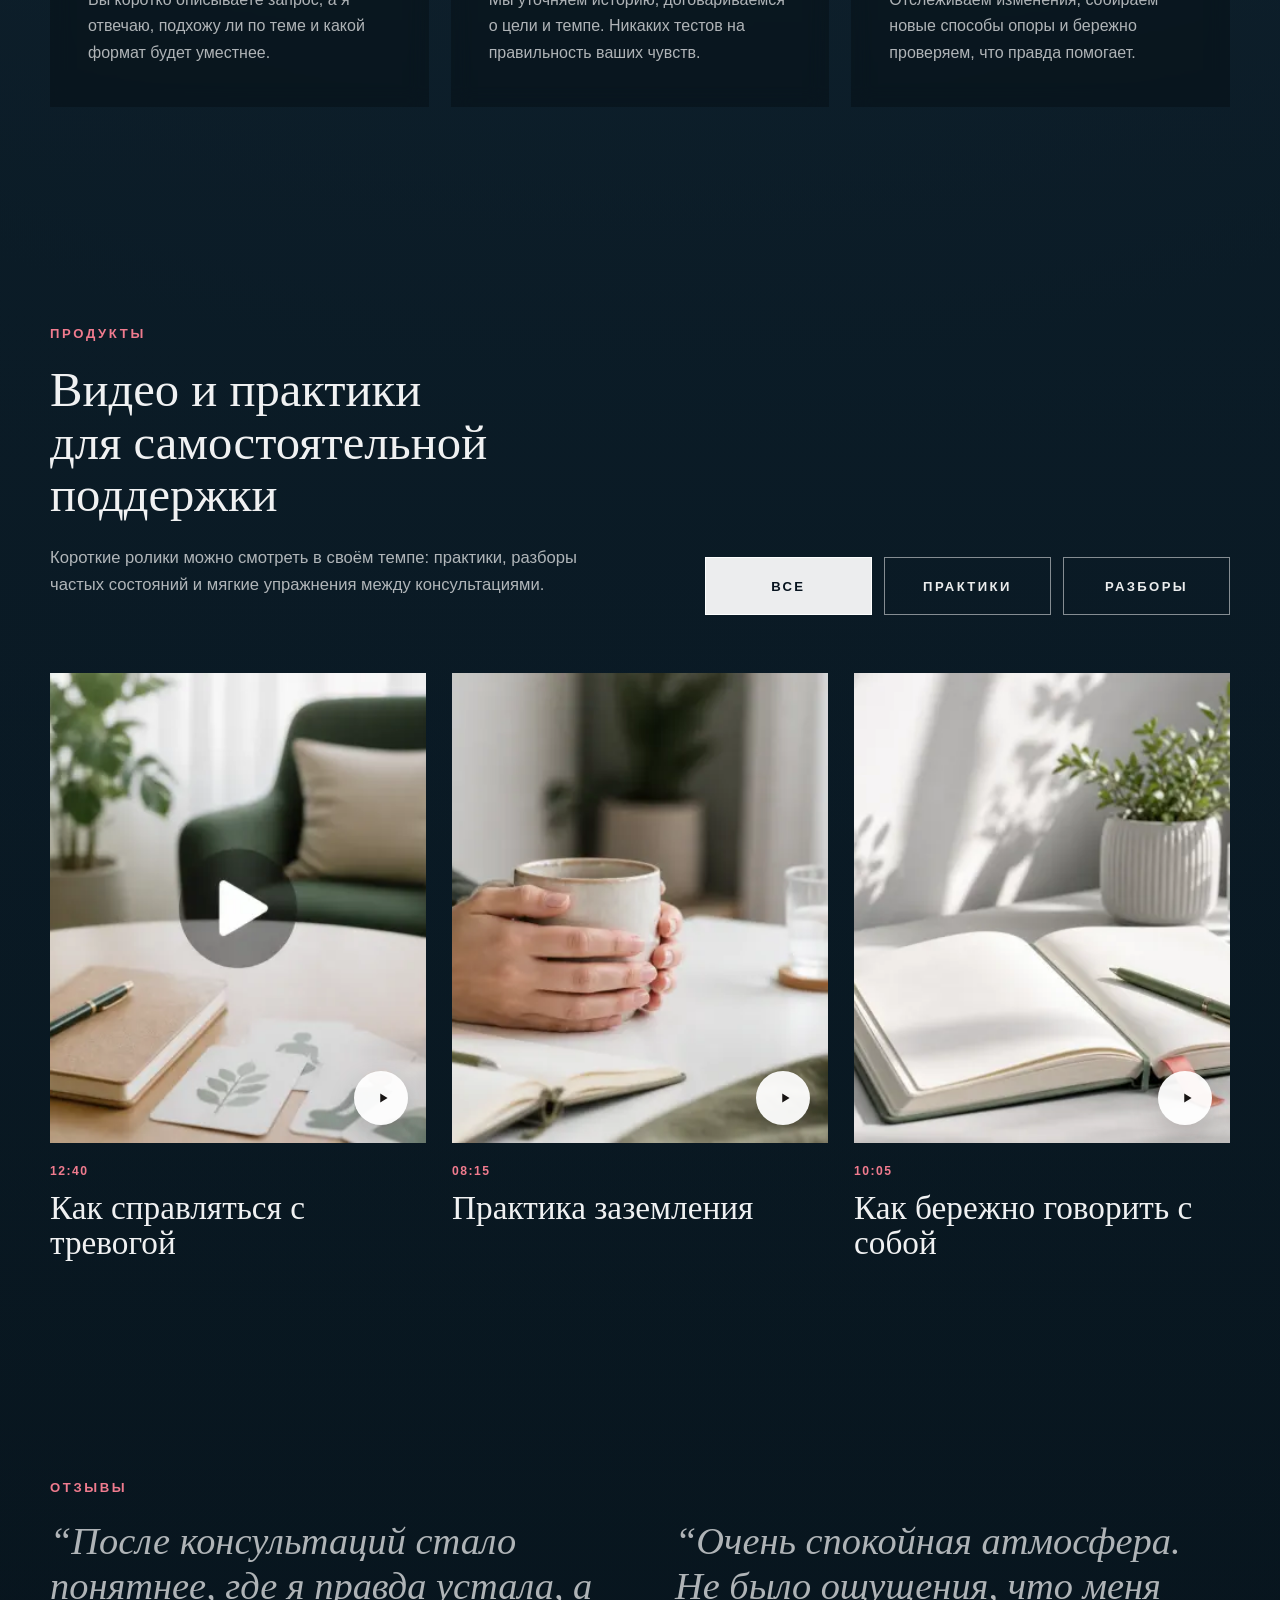
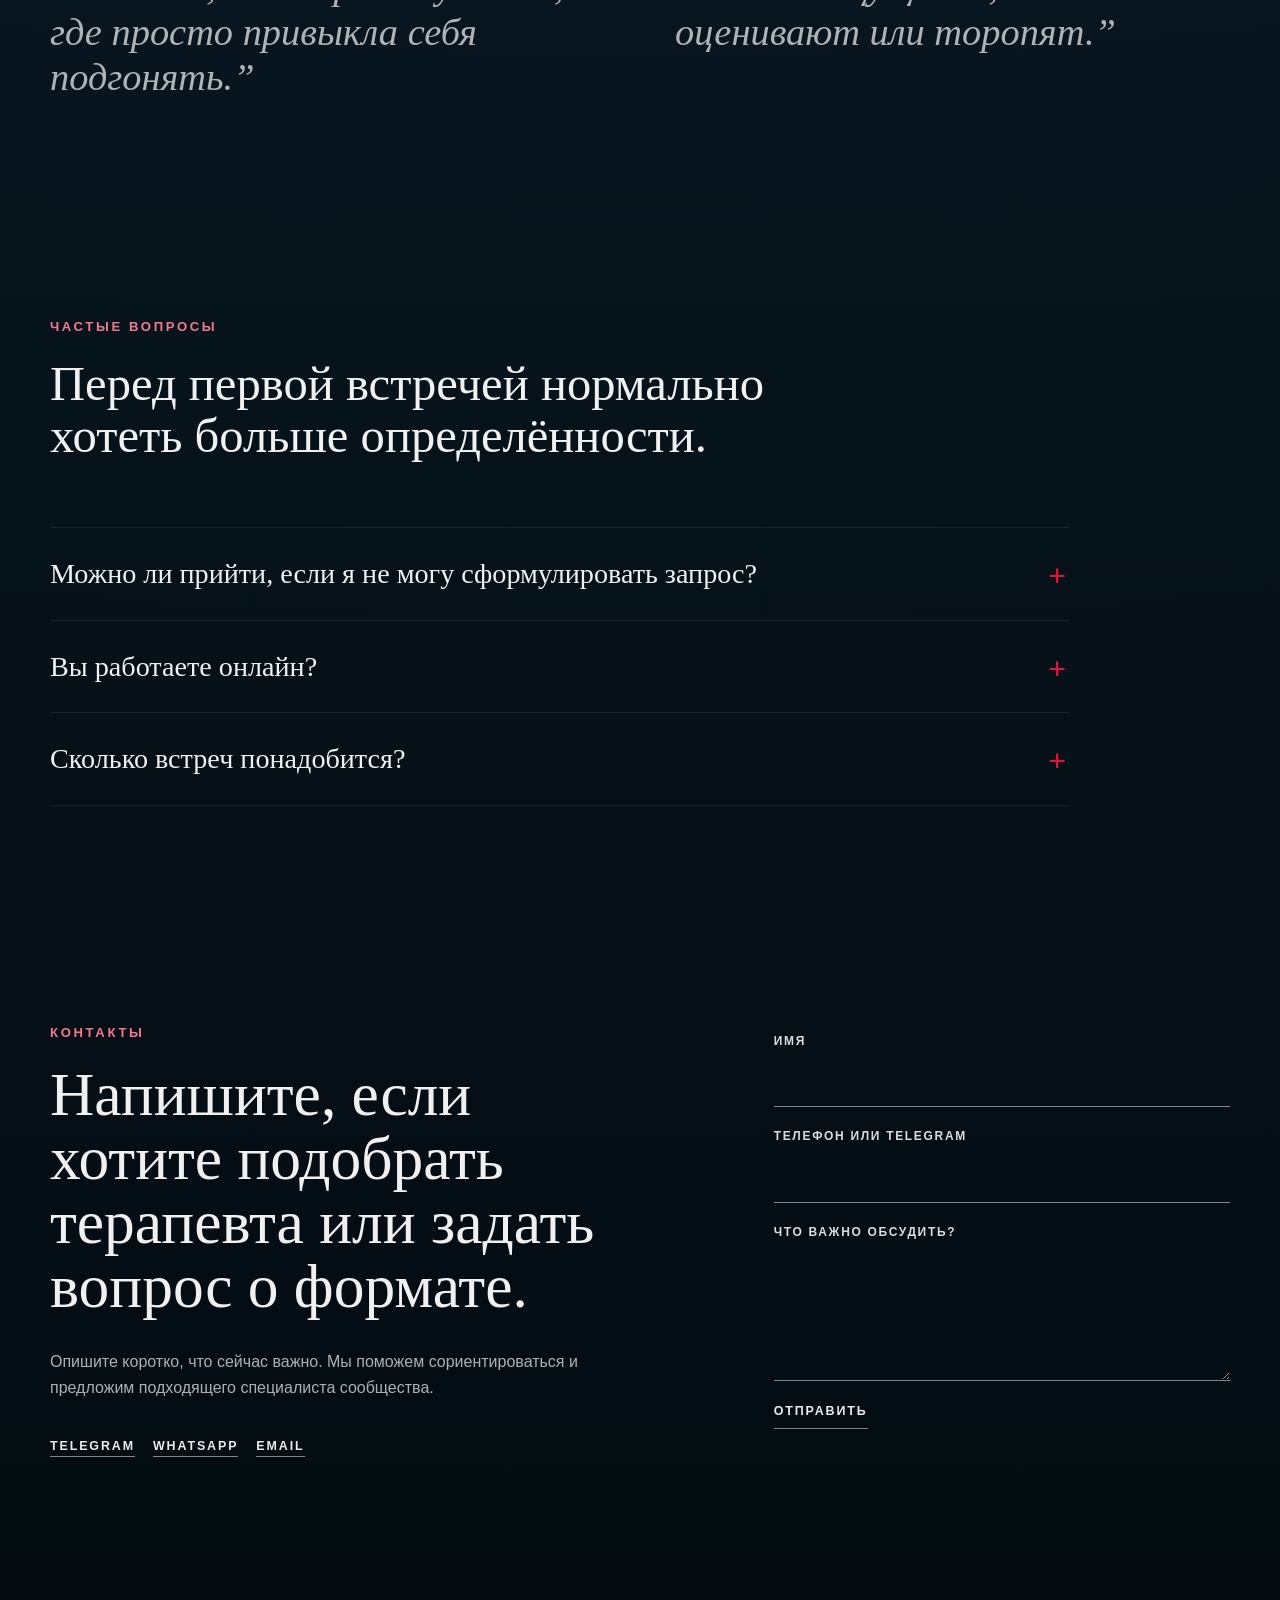
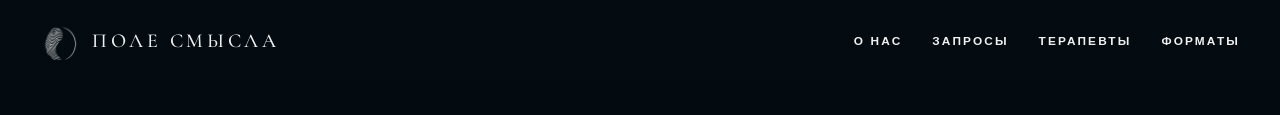
<file: psychology-site-20260527-160439/index.html>
<!doctype html>
<html lang="ru">
  <head>
    <meta charset="UTF-8" />
    <meta name="viewport" content="width=device-width, initial-scale=1.0" />
    <meta
      name="description"
      content="Поле смысла - сообщество практикующих психоаналитических психологов. Подбор специалиста, индивидуальная терапия, консультации и поддерживающие материалы."
    />
    <title>Поле смысла - психоаналитические психологи</title>
    <link rel="preconnect" href="https://fonts.googleapis.com" />
    <link rel="preconnect" href="https://fonts.gstatic.com" crossorigin />
    <link
      href="https://fonts.googleapis.com/css2?family=Cormorant+Garamond:wght@400;500;600&display=swap"
      rel="stylesheet"
    />
    <link rel="stylesheet" href="styles.css?v=20260528-21" />
  </head>
  <body>
    <header class="site-header" data-header>
      <a class="brand" href="#top" aria-label="Поле смысла">
        <img class="brand-mark" src="assets/optimized/logo-pole-smysla-transparent-small.png" alt="" width="40" height="40" />
        <span>Поле смысла</span>
      </a>

      <nav class="main-nav" data-nav aria-label="Основная навигация">
        <a href="#about">О нас</a>
        <a href="#specialties">Запросы</a>
        <a href="#therapists">Терапевты</a>
        <a href="#formats">Форматы</a>
        <a href="#videos">Видео</a>
        <a href="#contacts">Контакты</a>
      </nav>

      <button class="menu-toggle" type="button" data-menu-toggle aria-label="Открыть меню" aria-expanded="false">
        <span></span>
        <span></span>
      </button>
    </header>

    <main id="top">
      <section class="hero">
        <div class="collage" aria-label="Фотоколлаж Поле смысла">
          <figure class="collage-photo photo-left">
            <picture>
              <source
                type="image/webp"
                srcset="assets/optimized/collage-left-bw-720.webp 720w, assets/optimized/collage-left-bw.webp 1023w"
                sizes="(max-width: 640px) 42vw, 250px"
              />
              <img
                src="assets/collage-left-bw.png"
                alt="Чёрно-белая фотография с букетом полевых трав"
                decoding="async"
                fetchpriority="high"
              />
            </picture>
          </figure>
          <figure class="collage-photo photo-right">
            <picture>
              <source
                type="image/webp"
                srcset="assets/optimized/collage-right-bw-720.webp 720w, assets/optimized/collage-right-bw.webp 1024w"
                sizes="(max-width: 640px) 47vw, 340px"
              />
              <img
                src="assets/collage-right-bw.png"
                alt="Чёрно-белая прогулочная фотография с травами"
                decoding="async"
                fetchpriority="high"
              />
            </picture>
          </figure>
          <figure class="collage-photo photo-center">
            <picture>
              <source
                type="image/webp"
                srcset="assets/optimized/collage-portrait-720.webp 720w, assets/optimized/collage-portrait.webp 1040w"
                sizes="(max-width: 640px) 51vw, 330px"
              />
              <img
                src="assets/collage-portrait.png"
                alt="Портрет психолога в спокойной авторской съёмке"
                decoding="async"
                fetchpriority="high"
              />
            </picture>
          </figure>
        </div>

        <div class="hero-lockup" aria-label="Поле смысла">
          <img class="logo-emblem" src="assets/optimized/logo-pole-smysla-transparent.png" alt="" width="160" height="160" />
          <p class="logo-title">Поле смысла</p>
          <p class="logo-subtitle">сообщество психоаналитических практикующих терапевтов</p>
        </div>

        <blockquote class="hero-quote">
          <span aria-hidden="true">“</span>
          <p>
            Сообщество практикующих психоаналитических психологов для тех, кто хочет
            разобраться в отношениях, переживаниях, повторяющихся сценариях и себе.
          </p>
          <cite>- Поле смысла</cite>
        </blockquote>

        <div class="hero-actions" aria-label="Основные действия">
          <a class="button-link button-link-primary" href="#contacts">Подобрать терапевта</a>
          <a class="button-link" href="#therapists">Смотреть специалистов</a>
        </div>

      </section>

      <section class="about section" id="about">
        <div class="paint-mark" aria-hidden="true"></div>
        <figure class="about-photo">
          <picture>
            <source
              type="image/webp"
              srcset="assets/optimized/about-notes-720.webp 720w, assets/optimized/about-notes.webp 1536w"
              sizes="(max-width: 980px) 100vw, 520px"
            />
            <img
              src="assets/about-notes.png"
              alt="Заметки и спокойная рабочая атмосфера консультации"
              loading="lazy"
              decoding="async"
            />
          </picture>
        </figure>

        <div class="about-copy">
          <p class="section-kicker">о сообществе</p>
          <h1>Мы объединяем психологов, которые работают в психоаналитическом подходе.</h1>
          <p>
            В центре нашей работы - внимательное исследование внутренней жизни,
            отношений, повторяющихся сценариев и того опыта, который продолжает
            влиять на настоящее.
          </p>
          <p>
            Мы помогаем подобрать специалиста под запрос и формат: разовая
            консультация, регулярная индивидуальная терапия, онлайн-встречи или очная
            работа.
          </p>
        </div>
      </section>

      <section class="approach section" id="approach">
        <div class="wide-copy">
          <p class="section-kicker">о подходе</p>
          <h2>Мы не даём универсальных советов. Мы помогаем понять, как устроен ваш опыт и что в нём повторяется.</h2>
        </div>

        <div class="approach-list">
          <article>
            <span>01</span>
            <h3>Бережная диагностика</h3>
            <p>Сначала мы понимаем, что именно происходит: тревога, выгорание, отношения, самооценка или сложный переход.</p>
          </article>
          <article>
            <span>02</span>
            <h3>Понятные опоры</h3>
            <p>Вы уносите не только инсайты, но и конкретные способы поддержать себя между встречами.</p>
          </article>
          <article>
            <span>03</span>
            <h3>Темп без насилия</h3>
            <p>Мы двигаемся так, чтобы изменения были возможными, а не просто красивыми на бумаге.</p>
          </article>
        </div>
      </section>

      <section class="specialties section" id="specialties">
        <div class="specialties-heading">
          <p class="section-kicker">с чем работаем</p>
          <h2>Запросы, с которыми можно обратиться к терапевтам сообщества.</h2>
        </div>

        <div class="specialty-grid">
          <article>
            <h3>Отношения и близость</h3>
            <p>Зависимость, ревность, охлаждение чувств, измена, развод, расставания, отношения с недоступным партнёром, семейные конфликты, трудности близости и повторяющиеся сценарии.</p>
          </article>
          <article>
            <h3>Эмоциональное состояние</h3>
            <p>Тревожность, страхи, панические атаки, перепады настроения, подавленность, апатия, раздражительность, вина, обиды, навязчивые мысли, утрата, внутреннее напряжение и чувство пустоты.</p>
          </article>
          <article>
            <h3>Самооценка и внутренняя опора</h3>
            <p>Неуверенность, низкая самооценка, одиночество, зависимость от чужого мнения, усталость соответствовать ожиданиям, перфекционизм, прокрастинация и ощущение «я не справляюсь».</p>
          </article>
          <article>
            <h3>Идентичность и кризисы</h3>
            <p>Потеря себя и своих желаний, экзистенциальные кризисы, вопросы взросления, ощущение «живу не свою жизнь», внутренние противоречия и кризисы в личной или профессиональной сфере.</p>
          </article>
          <article>
            <h3>Работа и реализация</h3>
            <p>Эмоциональное выгорание, снижение работоспособности, потеря интереса к работе, трудности в профессиональной сфере, отсутствие направления и целей.</p>
          </article>
          <article>
            <h3>Опыт и психосоматика</h3>
            <p>Эмоциональные травмы, детский опыт, пережитое насилие, а также телесные симптомы, связанные с эмоциональным состоянием.</p>
          </article>
        </div>
      </section>

      <section class="therapists section" id="therapists">
        <div class="therapists-heading">
          <p class="section-kicker">терапевты сообщества</p>
          <h2>Можно выбрать специалиста самостоятельно или попросить нас помочь с подбором.</h2>
        </div>

        <div class="therapist-grid" aria-label="Список терапевтов, прокручивается горизонтально">
          <article>
            <figure class="therapist-media">
              <picture>
                <source
                  type="image/webp"
                  srcset="assets/optimized/collage-portrait-720.webp 720w, assets/optimized/collage-portrait.webp 1040w"
                  sizes="(max-width: 640px) 74vw, 360px"
                />
                <img src="assets/collage-portrait.png" alt="Портрет терапевта" loading="lazy" decoding="async" />
              </picture>
            </figure>
            <div class="therapist-copy">
              <p class="therapist-role">психоаналитический психолог</p>
              <h3>Анна Ковалёва</h3>
              <p>Работает с отношениями, ревностью, эмоциональной зависимостью, разводом и повторяющимися сценариями выбора партнёра.</p>
              <div class="therapist-tags" aria-label="Темы работы">
                <span>отношения</span>
                <span>близость</span>
                <span>разрыв</span>
              </div>
            </div>
          </article>
          <article>
            <figure class="therapist-media">
              <picture>
                <source
                  type="image/webp"
                  srcset="assets/optimized/collage-left-bw-720.webp 720w, assets/optimized/collage-left-bw.webp 1023w"
                  sizes="(max-width: 640px) 74vw, 360px"
                />
                <img src="assets/collage-left-bw.png" alt="Портрет терапевта" loading="lazy" decoding="async" />
              </picture>
            </figure>
            <div class="therapist-copy">
              <p class="therapist-role">клинический психолог</p>
              <h3>Мария Соколова</h3>
              <p>Помогает при тревожности, панических атаках, подавленности, перепадах настроения и ощущении внутреннего напряжения.</p>
              <div class="therapist-tags" aria-label="Темы работы">
                <span>тревога</span>
                <span>паника</span>
                <span>утрата</span>
              </div>
            </div>
          </article>
          <article>
            <figure class="therapist-media">
              <picture>
                <source
                  type="image/webp"
                  srcset="assets/optimized/collage-right-bw-720.webp 720w, assets/optimized/collage-right-bw.webp 1024w"
                  sizes="(max-width: 640px) 74vw, 360px"
                />
                <img src="assets/collage-right-bw.png" alt="Портрет терапевта" loading="lazy" decoding="async" />
              </picture>
            </figure>
            <div class="therapist-copy">
              <p class="therapist-role">психоаналитический терапевт</p>
              <h3>Елена Дмитриева</h3>
              <p>Работает с самооценкой, зависимостью от чужого мнения, перфекционизмом, одиночеством и поиском внутренней опоры.</p>
              <div class="therapist-tags" aria-label="Темы работы">
                <span>самооценка</span>
                <span>опора</span>
                <span>мотивация</span>
              </div>
            </div>
          </article>
          <article>
            <figure class="therapist-media">
              <picture>
                <source
                  type="image/webp"
                  srcset="assets/optimized/about-notes-720.webp 720w, assets/optimized/about-notes.webp 1536w"
                  sizes="(max-width: 640px) 74vw, 360px"
                />
                <img src="assets/about-notes.png" alt="Спокойная рабочая атмосфера консультации" loading="lazy" decoding="async" />
              </picture>
            </figure>
            <div class="therapist-copy">
              <p class="therapist-role">практикующий психолог</p>
              <h3>Игорь Мельников</h3>
              <p>Сопровождает кризисы идентичности, выгорание, потерю смысла, профессиональные трудности и психосоматические проявления.</p>
              <div class="therapist-tags" aria-label="Темы работы">
                <span>кризисы</span>
                <span>работа</span>
                <span>психосоматика</span>
              </div>
            </div>
          </article>
        </div>
      </section>

      <section class="formats section" id="formats">
        <div class="formats-heading">
          <p class="section-kicker">форматы взаимодействия</p>
          <h2>Можно начать с одной встречи, выбрать регулярную терапию или попросить нас подобрать специалиста.</h2>
        </div>

        <div class="format-grid">
          <article>
            <h2>Индивиду&shy;альные сессии</h2>
            <p>Регулярная работа с терапевтом онлайн или очно. Обычно 50 минут, раз в неделю.</p>
            <a href="#contacts">Подобрать</a>
          </article>
          <article>
            <h2>Разовая консуль&shy;тация</h2>
            <p>Одна встреча, чтобы сформулировать запрос, увидеть возможный фокус и понять, какой специалист подойдёт.</p>
            <a href="#contacts">Обсудить запрос</a>
          </article>
          <article>
            <h2>Видео и практики</h2>
            <p>Будущий раздел с короткими видео, упражнениями и разбором частых тем.</p>
            <a href="#videos">Смотреть раздел</a>
          </article>
        </div>
      </section>

      <section class="process section" id="process">
        <div class="process-heading">
          <p class="section-kicker">как проходит работа</p>
          <h2>Сначала мы создаём ясность, потом ищем шаги, которые можно выдержать.</h2>
        </div>

        <div class="process-steps" aria-label="Этапы работы">
          <article>
            <span>1</span>
            <h3>Первый контакт</h3>
            <p>Вы коротко описываете запрос, а я отвечаю, подхожу ли по теме и какой формат будет уместнее.</p>
          </article>
          <article>
            <span>2</span>
            <h3>Первая встреча</h3>
            <p>Мы уточняем историю, договариваемся о цели и темпе. Никаких тестов на правильность ваших чувств.</p>
          </article>
          <article>
            <span>3</span>
            <h3>Регулярная работа</h3>
            <p>Отслеживаем изменения, собираем новые способы опоры и бережно проверяем, что правда помогает.</p>
          </article>
        </div>
      </section>

      <section class="videos section" id="videos">
        <div class="video-head">
          <div class="video-intro">
            <p class="section-kicker">продукты</p>
            <h2>Видео и практики для самостоятельной поддержки</h2>
            <p>
              Короткие ролики можно смотреть в своём темпе: практики, разборы
              частых состояний и мягкие упражнения между консультациями.
            </p>
          </div>

          <div class="filter-tabs" role="tablist" aria-label="Фильтр видео">
            <button class="is-active" type="button" data-filter="all">Все</button>
            <button type="button" data-filter="practice">Практики</button>
            <button type="button" data-filter="talk">Разборы</button>
          </div>
        </div>

        <div class="video-grid">
          <article class="video-card" data-category="talk">
            <div class="video-frame">
              <picture>
                <source
                  type="image/webp"
                  srcset="assets/optimized/video-anxiety-720.webp 720w, assets/optimized/video-anxiety.webp 1672w"
                  sizes="(max-width: 980px) 100vw, 376px"
                />
                <img src="assets/video-anxiety.png" alt="Превью видео о тревоге" loading="lazy" decoding="async" />
              </picture>
              <button class="video-play" type="button" data-video-button aria-label="Открыть видео Как справляться с тревогой">
                <svg viewBox="0 0 24 24" aria-hidden="true">
                  <path d="M9 7v10l8-5z" />
                </svg>
              </button>
            </div>
            <span>12:40</span>
            <h3>Как справляться с тревогой</h3>
          </article>

          <article class="video-card" data-category="practice">
            <div class="video-frame">
              <picture>
                <source
                  type="image/webp"
                  srcset="assets/optimized/video-grounding-720.webp 720w, assets/optimized/video-grounding.webp 1672w"
                  sizes="(max-width: 980px) 100vw, 376px"
                />
                <img src="assets/video-grounding.png" alt="Превью практики заземления" loading="lazy" decoding="async" />
              </picture>
              <button class="video-play" type="button" data-video-button aria-label="Открыть видео Практика заземления">
                <svg viewBox="0 0 24 24" aria-hidden="true">
                  <path d="M9 7v10l8-5z" />
                </svg>
              </button>
            </div>
            <span>08:15</span>
            <h3>Практика заземления</h3>
          </article>

          <article class="video-card" data-category="practice">
            <div class="video-frame">
              <picture>
                <source
                  type="image/webp"
                  srcset="assets/optimized/video-compassion-720.webp 720w, assets/optimized/video-compassion.webp 1672w"
                  sizes="(max-width: 980px) 100vw, 376px"
                />
                <img
                  src="assets/video-compassion.png"
                  alt="Превью видео о бережном разговоре с собой"
                  loading="lazy"
                  decoding="async"
                />
              </picture>
              <button class="video-play" type="button" data-video-button aria-label="Открыть видео Как бережно говорить с собой">
                <svg viewBox="0 0 24 24" aria-hidden="true">
                  <path d="M9 7v10l8-5z" />
                </svg>
              </button>
            </div>
            <span>10:05</span>
            <h3>Как бережно говорить с собой</h3>
          </article>
        </div>
      </section>

      <section class="reviews section">
        <p class="section-kicker">отзывы</p>
        <div class="review-grid">
          <blockquote>
            <p>“После консультаций стало понятнее, где я правда устала, а где просто привыкла себя подгонять.”</p>
          </blockquote>
          <blockquote>
            <p>“Очень спокойная атмосфера. Не было ощущения, что меня оценивают или торопят.”</p>
          </blockquote>
        </div>
      </section>

      <section class="faq section" id="faq">
        <div class="faq-copy">
          <p class="section-kicker">частые вопросы</p>
          <h2>Перед первой встречей нормально хотеть больше определённости.</h2>
        </div>

        <div class="faq-list">
          <details>
            <summary>Можно ли прийти, если я не могу сформулировать запрос?</summary>
            <p>Да. Иногда первая задача как раз в том, чтобы отделить усталость, тревогу, отношения и ожидания других людей друг от друга.</p>
          </details>
          <details>
            <summary>Вы работаете онлайн?</summary>
            <p>Да, можно выбрать онлайн-встречу. Важно только спокойное место, где вы сможете говорить без спешки и постоянных отвлечений.</p>
          </details>
          <details>
            <summary>Сколько встреч понадобится?</summary>
            <p>Это зависит от запроса. После первой консультации можно договориться о коротком фокусном формате или о более регулярной работе.</p>
          </details>
        </div>
      </section>

      <section class="contact section" id="contacts">
        <div class="contact-copy">
          <p class="section-kicker">контакты</p>
          <h2>Напишите, если хотите подобрать терапевта или задать вопрос о формате.</h2>
          <p>Опишите коротко, что сейчас важно. Мы поможем сориентироваться и предложим подходящего специалиста сообщества.</p>
          <div class="contact-links" aria-label="Контакты">
            <a href="https://t.me/" target="_blank" rel="noreferrer">Telegram</a>
            <a href="https://wa.me/" target="_blank" rel="noreferrer">WhatsApp</a>
            <a href="mailto:hello@example.com">Email</a>
          </div>
        </div>

        <form class="contact-form" data-contact-form>
          <label>
            <span>Имя</span>
            <input type="text" name="name" autocomplete="name" required />
          </label>
          <label>
            <span>Телефон или Telegram</span>
            <input type="text" name="contact" autocomplete="tel" required />
          </label>
          <label>
            <span>Что важно обсудить?</span>
            <textarea name="message" rows="4"></textarea>
          </label>
          <button type="submit">Отправить</button>
          <p class="form-status" data-form-status role="status" aria-live="polite"></p>
        </form>
      </section>
    </main>

    <footer class="site-footer">
      <a class="brand" href="#top">
        <img class="brand-mark" src="assets/optimized/logo-pole-smysla-transparent-small.png" alt="" width="40" height="40" />
        <span>Поле смысла</span>
      </a>
      <nav aria-label="Навигация в подвале">
        <a href="#about">О нас</a>
        <a href="#specialties">Запросы</a>
        <a href="#therapists">Терапевты</a>
        <a href="#formats">Форматы</a>
      </nav>
    </footer>

    <div class="video-modal" data-video-modal hidden>
      <div class="modal-panel" role="dialog" aria-modal="true" aria-labelledby="video-modal-title">
        <button class="modal-close" type="button" data-modal-close aria-label="Закрыть окно">
          <svg viewBox="0 0 24 24" aria-hidden="true">
            <path d="M6 6l12 12M18 6 6 18" />
          </svg>
        </button>
        <h2 id="video-modal-title">Видео скоро появится</h2>
        <p data-video-modal-copy>Когда ролики будут готовы, сюда можно подключить YouTube, Vimeo или локальные видеофайлы.</p>
      </div>
    </div>

    <script src="script.js?v=20260528-21"></script>
  </body>
</html>
</file>
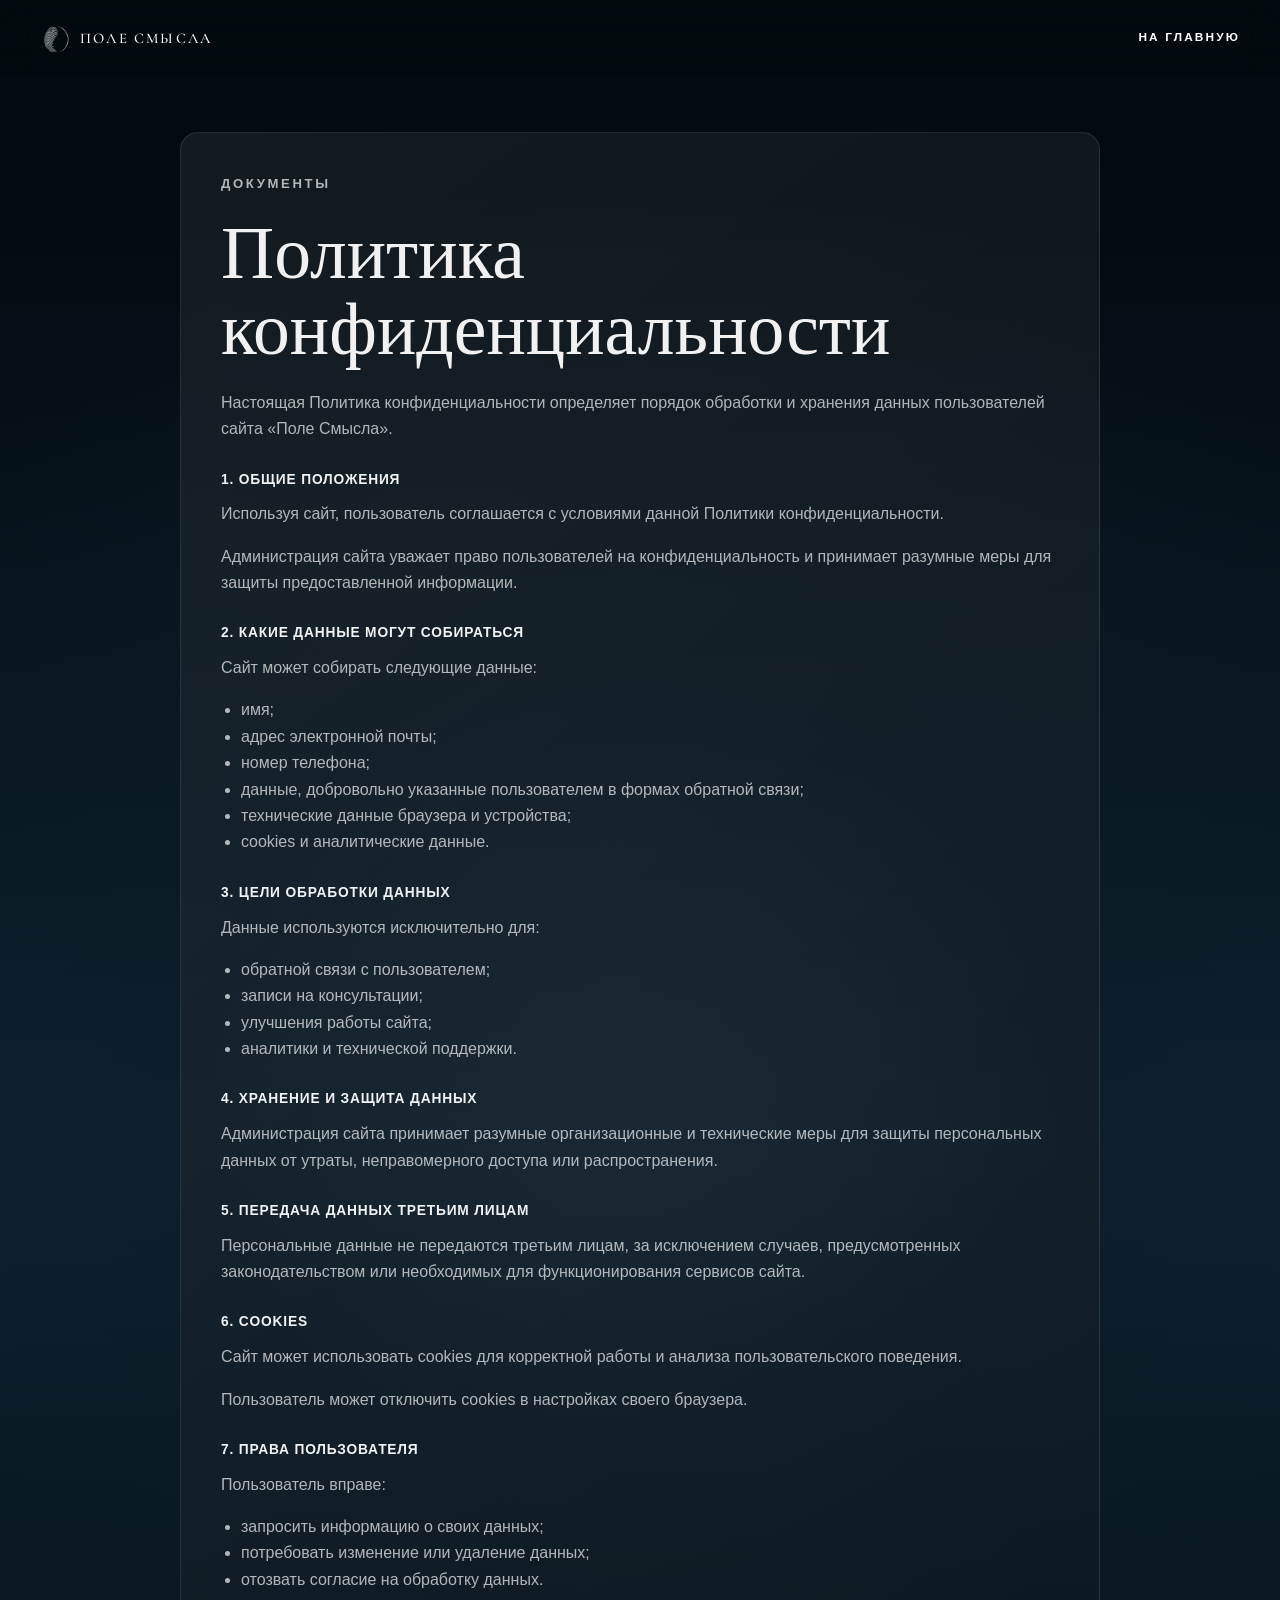
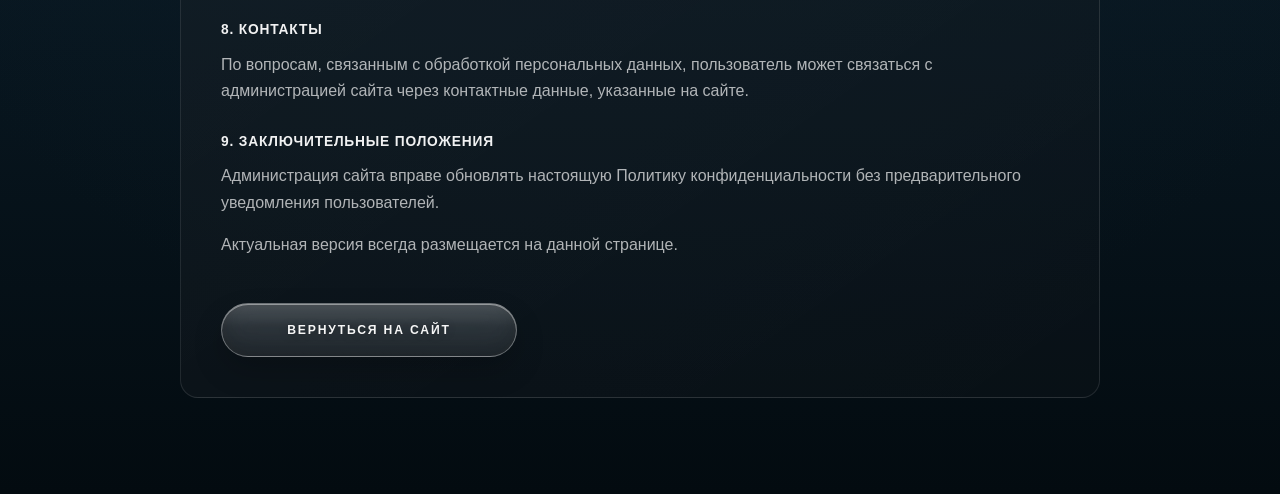
<file: privacy.html>
<!doctype html>
<html lang="ru">
  <head>
    <meta charset="UTF-8" />
    <meta name="viewport" content="width=device-width, initial-scale=1.0" />
    <meta name="theme-color" content="#030b10" />
    <title>Политика конфиденциальности - Поле Смысла</title>
    <link rel="preconnect" href="https://fonts.googleapis.com" />
    <link rel="preconnect" href="https://fonts.gstatic.com" crossorigin />
    <link
      href="https://fonts.googleapis.com/css2?family=Cormorant+Garamond:wght@400;500;600&display=swap"
      rel="stylesheet"
    />
    <link rel="stylesheet" href="styles.css?v=20260601-16" />
  </head>
  <body>
    <header class="site-header">
      <a class="brand" href="index.html" aria-label="Поле смысла">
        <img class="brand-mark" src="assets/optimized/logo-pole-smysla-transparent-small.png" alt="" width="40" height="40" />
        <span>Поле смысла</span>
      </a>
      <nav class="main-nav" aria-label="Навигация">
        <a href="index.html">На главную</a>
      </nav>
    </header>

    <main class="privacy-page">
      <section class="privacy-note" aria-labelledby="privacy-title">
        <p class="section-kicker">документы</p>
        <h1 id="privacy-title">Политика конфиденциальности</h1>
        <p>Настоящая Политика конфиденциальности определяет порядок обработки и хранения данных пользователей сайта «Поле Смысла».</p>

        <h3>1. Общие положения</h3>
        <p>Используя сайт, пользователь соглашается с условиями данной Политики конфиденциальности.</p>
        <p>Администрация сайта уважает право пользователей на конфиденциальность и принимает разумные меры для защиты предоставленной информации.</p>

        <h3>2. Какие данные могут собираться</h3>
        <p>Сайт может собирать следующие данные:</p>
        <ul>
          <li>имя;</li>
          <li>адрес электронной почты;</li>
          <li>номер телефона;</li>
          <li>данные, добровольно указанные пользователем в формах обратной связи;</li>
          <li>технические данные браузера и устройства;</li>
          <li>cookies и аналитические данные.</li>
        </ul>

        <h3>3. Цели обработки данных</h3>
        <p>Данные используются исключительно для:</p>
        <ul>
          <li>обратной связи с пользователем;</li>
          <li>записи на консультации;</li>
          <li>улучшения работы сайта;</li>
          <li>аналитики и технической поддержки.</li>
        </ul>

        <h3>4. Хранение и защита данных</h3>
        <p>Администрация сайта принимает разумные организационные и технические меры для защиты персональных данных от утраты, неправомерного доступа или распространения.</p>

        <h3>5. Передача данных третьим лицам</h3>
        <p>Персональные данные не передаются третьим лицам, за исключением случаев, предусмотренных законодательством или необходимых для функционирования сервисов сайта.</p>

        <h3>6. Cookies</h3>
        <p>Сайт может использовать cookies для корректной работы и анализа пользовательского поведения.</p>
        <p>Пользователь может отключить cookies в настройках своего браузера.</p>

        <h3>7. Права пользователя</h3>
        <p>Пользователь вправе:</p>
        <ul>
          <li>запросить информацию о своих данных;</li>
          <li>потребовать изменение или удаление данных;</li>
          <li>отозвать согласие на обработку данных.</li>
        </ul>

        <h3>8. Контакты</h3>
        <p>По вопросам, связанным с обработкой персональных данных, пользователь может связаться с администрацией сайта через контактные данные, указанные на сайте.</p>

        <h3>9. Заключительные положения</h3>
        <p>Администрация сайта вправе обновлять настоящую Политику конфиденциальности без предварительного уведомления пользователей.</p>
        <p>Актуальная версия всегда размещается на данной странице.</p>

        <a class="button-link" href="index.html">Вернуться на сайт</a>
      </section>
    </main>
  </body>
</html>
</file>
<file: styles.css>
:root {
  --bg: #fffefe;
  --ink: #171413;
  --muted: #66605c;
  --line: #e8e2de;
  --red: #d7193f;
  --red-soft: #ef6b67;
  --paper: #ffffff;
  --shadow: 0 24px 54px rgba(23, 20, 19, 0.22);
  --max: 1180px;
  --page-pad: clamp(18px, 4vw, 40px);
}

* {
  box-sizing: border-box;
}

html {
  background-color: #030b10;
  background-image:
    radial-gradient(circle at 50% 52%, rgba(42, 66, 81, 0.3) 0%, rgba(12, 28, 39, 0.5) 34%, rgba(3, 11, 16, 0) 72%),
    linear-gradient(180deg, #030b10 0%, #030b10 10%, #07141c 28%, #0d2230 55%, #030b10 100%);
  scroll-behavior: smooth;
  overflow-x: hidden;
}

body {
  margin: 0;
  background-color: #030b10;
  background-image:
    radial-gradient(circle at 50% 52%, rgba(42, 66, 81, 0.3) 0%, rgba(12, 28, 39, 0.5) 34%, rgba(3, 11, 16, 0) 72%),
    linear-gradient(180deg, #030b10 0%, #030b10 10%, #07141c 28%, #0d2230 55%, #030b10 100%);
  color: var(--ink);
  font-family:
    Arial, Helvetica, ui-sans-serif, system-ui, -apple-system, BlinkMacSystemFont,
    "Segoe UI", sans-serif;
  font-size: 16px;
  line-height: 1.65;
  overflow-x: hidden;
}

main,
.site-footer {
  background: transparent;
}

body,
button,
input,
textarea {
  -webkit-font-smoothing: antialiased;
  text-rendering: optimizeLegibility;
}

body.menu-open,
body.modal-open {
  overflow: hidden;
}

img {
  display: block;
  width: 100%;
  height: 100%;
  object-fit: cover;
}

picture {
  display: block;
  width: 100%;
  height: 100%;
}

a {
  color: inherit;
  text-decoration: none;
}

button,
input,
textarea {
  font: inherit;
}

button {
  cursor: pointer;
}

.site-header {
  position: fixed;
  z-index: 20;
  top: 0;
  left: 0;
  display: grid;
  grid-template-columns: auto 1fr auto;
  align-items: center;
  width: 100%;
  min-height: 76px;
  padding-right: var(--page-pad);
  padding-left: var(--page-pad);
  color: var(--paper);
}

.site-header::before {
  position: absolute;
  inset: 0;
  z-index: -1;
  background: rgba(5, 8, 10, 0.16);
  backdrop-filter: blur(18px);
  -webkit-backdrop-filter: blur(18px);
  content: "";
}

.brand {
  display: inline-flex;
  align-items: center;
  gap: 10px;
  font-family: "Cormorant Garamond", Cormorant, Georgia, "Times New Roman", serif;
  font-weight: 500;
  font-size: clamp(0.92rem, 1.12vw, 1.18rem);
  letter-spacing: 0.15em;
  text-transform: uppercase;
  white-space: nowrap;
}

.brand-mark {
  flex: 0 0 auto;
  width: 30px;
  height: 30px;
  border-radius: 50%;
  filter: invert(1);
  object-fit: contain;
}

.logo-emblem {
  width: clamp(96px, 12vw, 150px);
  height: clamp(96px, 12vw, 150px);
  margin: 0 auto 24px;
  filter: invert(1);
  object-fit: contain;
  object-position: center;
  background: transparent;
}

.hero-lockup {
  position: relative;
  z-index: 3;
  width: min(720px, 92vw);
  margin: 150px auto 88px;
  text-align: center;
}

.logo-title {
  display: grid;
  justify-items: center;
  gap: 0.24em;
  margin: 0 auto 12px;
  color: var(--paper);
  font-family: "Cormorant Garamond", Cormorant, Georgia, "Times New Roman", serif;
  font-weight: 500;
  font-size: clamp(2.1rem, 4.45vw, 4.05rem);
  letter-spacing: clamp(0.1em, 0.52vw, 0.2em);
  line-height: 1;
  text-transform: uppercase;
}

.logo-word {
  display: inline-flex;
  align-items: center;
  justify-content: center;
  line-height: 1;
  white-space: nowrap;
}

.logo-word > span {
  display: inline-block;
}

.logo-word-gap {
  margin-left: clamp(0.48em, 2.9vw, 0.94em);
}

.logo-lettermark {
  width: 0.9em;
  height: 0.9em;
  margin: 0 0.1em 0 0.12em;
  filter: invert(1);
  object-fit: contain;
  transform: translateY(0.015em);
}

.logo-subtitle {
  width: min(460px, 100%);
  margin: 0 auto;
  color: rgba(255, 255, 255, 0.88);
  font-size: clamp(0.6rem, 0.9vw, 0.72rem);
  font-weight: 700;
  letter-spacing: 0.32em;
  line-height: 1.65;
  text-transform: uppercase;
}

.logo-title::after {
  display: block;
  width: min(260px, 42vw);
  height: 1px;
  margin: 4px auto 0;
  background:
    linear-gradient(90deg, rgba(255, 255, 255, 0.32) 0 44%, transparent 44% 56%, rgba(255, 255, 255, 0.32) 56% 100%);
  content: "";
}

.logo-subtitle::before {
  display: block;
  width: 7px;
  height: 7px;
  margin: -19px auto 15px;
  border-radius: 50%;
  background: var(--paper);
  content: "";
}

.main-nav,
.site-footer nav {
  display: flex;
  align-items: center;
  justify-content: flex-end;
  gap: clamp(28px, 4.4vw, 70px);
  color: inherit;
  font-size: 0.74rem;
  font-weight: 700;
  letter-spacing: 0.18em;
  text-transform: uppercase;
}

.main-nav a,
.site-footer nav a {
  transition: color 180ms ease;
}

.main-nav a:hover,
.site-footer nav a:hover {
  color: var(--red);
}

.menu-toggle {
  display: none;
  width: 42px;
  height: 42px;
  place-items: center;
  border: 0;
  background: transparent;
  color: currentColor;
}

.menu-toggle span {
  display: block;
  width: 25px;
  height: 2px;
  background: currentColor;
}

.menu-toggle span + span {
  margin-top: 7px;
}

.hero {
  position: relative;
  isolation: isolate;
  min-height: 100vh;
  padding: 92px 20px 150px;
  overflow: hidden;
  background: #030b10 url("assets/optimized/hero-water-bg.webp") center center / cover no-repeat;
  text-align: center;
}

.hero::before,
.hero::after {
  position: absolute;
  inset: 0;
  z-index: -2;
  content: "";
}

.hero::before {
  inset: 0;
  background: url("assets/optimized/hero-water-bg.webp") center center / cover no-repeat;
  filter: none;
  opacity: 1;
  transform: none;
}

.hero::after {
  z-index: -1;
  background:
    linear-gradient(
      180deg,
      rgba(5, 8, 10, 0.36) 0%,
      rgba(5, 8, 10, 0.2) 38%,
      rgba(5, 8, 10, 0.68) 72%,
      #030b10 94%,
      #030b10 100%
    ),
    rgba(5, 8, 10, 0.12);
  backdrop-filter: blur(7px);
  -webkit-backdrop-filter: blur(7px);
}

.hero + .section {
  padding-top: 150px;
}

.collage {
  position: relative;
  display: none;
  width: min(780px, 88vw);
  height: min(610px, 68vw);
  min-height: 430px;
  margin: 0 auto;
}

.collage-photo {
  position: absolute;
  margin: 0;
  overflow: hidden;
  background: #ddd;
}

.photo-left {
  top: 0;
  left: 3%;
  width: 32%;
  height: 58%;
  filter: grayscale(1);
}

.photo-right {
  top: 14%;
  right: 0;
  width: 43%;
  height: 74%;
  filter: grayscale(1);
}

.photo-center {
  top: 9%;
  left: 31%;
  z-index: 2;
  width: 42%;
  height: 74%;
  border: 2px solid var(--red);
  background: var(--paper);
  box-shadow: var(--shadow);
}

.hero-quote {
  width: min(760px, calc(100% - 32px));
  margin: 0 auto;
  padding: 0;
  border: 0;
  text-align: center;
}

.hero-quote > span {
  display: block;
  margin-bottom: 26px;
  color: var(--paper);
  font-family: Georgia, "Times New Roman", serif;
  font-size: 4.2rem;
  line-height: 0.4;
}

.hero-quote p {
  margin: 0 auto 28px;
  color: rgba(255, 255, 255, 0.84);
  font-family: Georgia, "Times New Roman", serif;
  font-size: clamp(1rem, 1.6vw, 1.18rem);
  font-style: italic;
  line-height: 1.68;
}

.hero-quote cite {
  color: rgba(255, 255, 255, 0.92);
  font-style: normal;
  font-weight: 800;
}

.hero-statement {
  position: relative;
  z-index: 3;
  display: grid;
  grid-template-columns: minmax(0, 0.72fr) minmax(0, 1fr);
  gap: clamp(42px, 15vw, 210px);
  align-items: end;
  width: min(1180px, calc(100% - 72px));
  margin: auto auto 0;
  color: rgba(255, 255, 255, 0.88);
  text-align: left;
}

.hero-statement p {
  max-width: 520px;
  margin: 0;
  color: rgba(238, 242, 244, 0.86);
  font-family: Arial, Helvetica, ui-sans-serif, system-ui, -apple-system, BlinkMacSystemFont, "Segoe UI", sans-serif;
  font-size: clamp(0.86rem, 1.6vw, 1.35rem);
  font-style: normal;
  font-weight: 400;
  letter-spacing: 0.42em;
  line-height: 1.62;
}

.hero-statement p:nth-child(2) {
  max-width: 630px;
  text-align: left;
}

.text-ribbon {
  display: inline;
  padding: 0 0.08em 0.04em;
  background: rgba(78, 116, 154, 0.68);
  -webkit-box-decoration-break: clone;
  box-decoration-break: clone;
}

.hero-actions {
  display: flex;
  flex-wrap: wrap;
  justify-content: center;
  gap: 14px;
  margin-top: 34px;
}

.button-link {
  position: relative;
  display: inline-flex;
  align-items: center;
  justify-content: center;
  width: min(100%, 296px);
  min-height: 54px;
  padding: 0 22px;
  overflow: hidden;
  border: 1px solid rgba(255, 255, 255, 0.28);
  border-radius: 999px;
  background:
    radial-gradient(circle at 22% 16%, rgba(255, 255, 255, 0.55), transparent 10%),
    radial-gradient(circle at 86% 14%, rgba(255, 255, 255, 0.12), transparent 18%),
    linear-gradient(145deg, rgba(255, 255, 255, 0.2), rgba(255, 255, 255, 0.045)),
    rgba(255, 255, 255, 0.08);
  box-shadow:
    inset 0 1px 0 rgba(255, 255, 255, 0.45),
    inset 0 -10px 18px rgba(0, 0, 0, 0.16),
    0 18px 40px rgba(0, 0, 0, 0.24);
  color: var(--paper);
  font-size: 0.76rem;
  font-weight: 800;
  letter-spacing: 0.15em;
  text-transform: uppercase;
  backdrop-filter: blur(18px) saturate(1.28);
  -webkit-backdrop-filter: blur(18px) saturate(1.28);
  transition:
    transform 180ms ease,
    box-shadow 180ms ease,
    background 180ms ease,
    color 180ms ease,
    border-color 180ms ease;
}

.button-link::before,
.button-link::after,
.format-grid a::before,
.format-grid a::after,
.filter-tabs button::before,
.filter-tabs button::after,
.contact-links a::before,
.contact-links a::after,
.contact-form button::before,
.contact-form button::after {
  position: absolute;
  content: "";
  pointer-events: none;
}

.button-link::before,
.format-grid a::before,
.filter-tabs button::before,
.contact-links a::before,
.contact-form button::before {
  inset: 3px 10px auto;
  height: 40%;
  border-radius: inherit;
  background: linear-gradient(180deg, rgba(255, 255, 255, 0.38), rgba(255, 255, 255, 0));
  opacity: 0.7;
}

.button-link::after,
.format-grid a::after,
.filter-tabs button::after,
.contact-links a::after,
.contact-form button::after {
  right: 14%;
  bottom: 5px;
  left: 14%;
  height: 10px;
  border-radius: 999px;
  background: radial-gradient(ellipse at center, rgba(92, 205, 255, 0.38), rgba(255, 255, 255, 0));
  filter: blur(4px);
  opacity: 0.8;
}

.button-link:hover {
  border-color: rgba(255, 255, 255, 0.55);
  background:
    radial-gradient(circle at 22% 16%, rgba(255, 255, 255, 0.62), transparent 10%),
    radial-gradient(circle at 86% 14%, rgba(255, 255, 255, 0.12), transparent 18%),
    linear-gradient(145deg, rgba(255, 255, 255, 0.26), rgba(255, 255, 255, 0.07)),
    rgba(255, 255, 255, 0.12);
  color: var(--paper);
  transform: translateY(-1px);
}

.button-link-primary {
  border-color: rgba(255, 255, 255, 0.46);
  background:
    radial-gradient(circle at 18% 18%, rgba(255, 255, 255, 0.82), transparent 12%),
    radial-gradient(circle at 82% 10%, rgba(255, 255, 255, 0.12), transparent 18%),
    linear-gradient(145deg, rgba(255, 255, 255, 0.78), rgba(255, 255, 255, 0.22)),
    rgba(255, 255, 255, 0.34);
  color: var(--paper);
}

.button-link-primary:hover {
  border-color: rgba(255, 255, 255, 0.62);
  background:
    radial-gradient(circle at 18% 18%, rgba(255, 255, 255, 0.9), transparent 12%),
    radial-gradient(circle at 82% 10%, rgba(255, 255, 255, 0.12), transparent 18%),
    linear-gradient(145deg, rgba(255, 255, 255, 0.84), rgba(255, 255, 255, 0.28)),
    rgba(255, 255, 255, 0.38);
  color: var(--paper);
}

.section {
  width: min(calc(100% - (var(--page-pad) * 2)), var(--max));
  margin: 0 auto;
  padding: 108px 0;
  scroll-margin-top: 96px;
}

.section-kicker {
  margin: 0 0 20px;
  color: var(--red);
  font-size: clamp(0.82rem, 0.9vw, 0.95rem);
  font-weight: 800;
  letter-spacing: 0.2em;
  text-transform: uppercase;
}

h1,
h2,
h3,
p {
  margin-top: 0;
}

h1,
h2 {
  font-family: Georgia, "Times New Roman", serif;
  font-weight: 400;
  letter-spacing: 0;
  line-height: 1.04;
  overflow-wrap: anywhere;
  text-wrap: balance;
}

h1 {
  margin-bottom: 28px;
  font-size: clamp(2.7rem, 5vw, 5.2rem);
}

h2 {
  margin-bottom: 30px;
  font-size: clamp(2.55rem, 4.8vw, 5rem);
}

h3 {
  margin-bottom: 12px;
  font-size: 1.1rem;
  letter-spacing: 0.06em;
  text-transform: uppercase;
}

p {
  color: var(--muted);
}

main > .section:not(.hero),
.site-footer {
  color: rgba(255, 255, 255, 0.92);
}

main > .section:not(.hero) h1,
main > .section:not(.hero) h2,
main > .section:not(.hero) h3,
.site-footer .brand,
.site-footer nav {
  color: rgba(255, 255, 255, 0.94);
}

main > .section:not(.hero) p,
main > .section:not(.hero) li {
  color: rgba(255, 255, 255, 0.68);
}

main > .section:not(.hero) .section-kicker,
main > .section:not(.hero) .approach-list span,
main > .section:not(.hero) .process-steps span,
main > .section:not(.hero) .therapist-role,
main > .section:not(.hero) .video-card span {
  color: #f07b8e;
}

.about-photo,
.format-grid article,
.specialty-grid article,
.process-steps article,
.modal-panel {
  background: rgba(5, 12, 18, 0.42);
  backdrop-filter: blur(10px);
  -webkit-backdrop-filter: blur(10px);
}

.approach-list,
.formats,
.specialties,
.therapists,
.reviews,
.faq-list,
.faq-list details,
.site-footer {
  border-color: rgba(255, 255, 255, 0.1);
}

.format-grid,
.specialty-grid,
.process-steps {
  background: transparent;
}

.format-grid a,
.filter-tabs button,
.contact-links a,
.contact-form button {
  border-color: rgba(255, 255, 255, 0.5);
  color: rgba(255, 255, 255, 0.92);
}

.format-grid a:hover,
.filter-tabs button.is-active,
.contact-form button:hover {
  border-color: rgba(255, 255, 255, 0.92);
  background: rgba(255, 255, 255, 0.92);
  color: #07141f;
}

.therapist-tags span {
  border-color: rgba(255, 255, 255, 0.18);
  color: rgba(255, 255, 255, 0.78);
}

.faq-list summary {
  color: rgba(255, 255, 255, 0.94);
}

.faq-list summary::after,
.form-status {
  color: #f07b8e;
}

.contact-form span {
  color: rgba(255, 255, 255, 0.86);
}

.contact-form input,
.contact-form textarea {
  border-bottom-color: rgba(255, 255, 255, 0.5);
  color: rgba(255, 255, 255, 0.94);
}

.contact-form input:focus,
.contact-form textarea:focus {
  border-bottom-color: rgba(255, 255, 255, 0.92);
}

.about {
  position: relative;
  display: grid;
  grid-template-columns: minmax(280px, 0.8fr) minmax(360px, 1fr);
  gap: clamp(42px, 7vw, 86px);
  align-items: center;
}

.about > *,
.approach-list > *,
.format-grid > *,
.specialty-grid > *,
.therapist-grid > *,
.process-steps > *,
.videos > *,
.video-grid > *,
.review-grid > *,
.faq > *,
.contact > * {
  min-width: 0;
}

.paint-mark {
  position: absolute;
  top: 190px;
  left: -30px;
  width: 210px;
  height: 42px;
  background: var(--red-soft);
  transform: rotate(-4deg);
}

.about-photo {
  position: relative;
  z-index: 1;
  height: 620px;
  margin: 0;
  box-shadow: var(--shadow);
}

.about-copy p:not(.section-kicker) {
  max-width: 580px;
  font-size: 1.04rem;
}

.method-intro {
  display: grid;
  gap: clamp(24px, 3vw, 38px);
  max-width: var(--max);
  margin-right: auto;
  margin-left: auto;
  padding-top: clamp(94px, 12vw, 150px);
  padding-bottom: clamp(84px, 10vw, 132px);
}

.method-intro p {
  max-width: none;
  margin: 0;
  color: rgba(238, 242, 244, 0.72);
  font-family: Arial, Helvetica, ui-sans-serif, system-ui, -apple-system, BlinkMacSystemFont, "Segoe UI", sans-serif;
  font-size: clamp(0.92rem, 1.35vw, 1.12rem);
  font-style: normal;
  font-weight: 600;
  letter-spacing: 0.18em;
  line-height: 1.8;
  text-transform: uppercase;
}

.method-intro .section-kicker {
  max-width: none;
  color: #f07b8e;
  font-family: Arial, Helvetica, ui-sans-serif, system-ui, -apple-system, BlinkMacSystemFont, "Segoe UI", sans-serif;
  font-size: clamp(0.92rem, 1.45vw, 1.12rem);
  font-style: normal;
  font-weight: 800;
  letter-spacing: 0.22em;
  line-height: 1.3;
  text-transform: uppercase;
}

.wide-copy {
  max-width: 990px;
}

.approach-list {
  display: grid;
  grid-template-columns: repeat(3, minmax(0, 1fr));
  gap: 32px;
  margin-top: 58px;
  border-top: 0;
}

.approach-list article {
  padding-top: 32px;
}

.approach-list span {
  display: block;
  margin-bottom: 52px;
  color: var(--red);
  font-family: Georgia, "Times New Roman", serif;
  font-size: 3.3rem;
  line-height: 1;
}

.formats {
  width: 100%;
  padding-right: max(var(--page-pad), calc((100vw - var(--max)) / 2));
  padding-left: max(var(--page-pad), calc((100vw - var(--max)) / 2));
  border-top: 0;
  border-bottom: 0;
}

.formats-heading {
  max-width: 860px;
  margin-bottom: clamp(42px, 5vw, 72px);
}

.formats-heading h2 {
  margin-bottom: 0;
  font-size: clamp(2.4rem, 4vw, 4.35rem);
}

.format-grid {
  display: grid;
  grid-template-columns: repeat(auto-fit, minmax(min(100%, 340px), 1fr));
  gap: clamp(14px, 2vw, 22px);
  background: transparent;
}

.format-grid article {
  display: grid;
  grid-template-rows: auto auto 1fr;
  align-content: start;
  gap: 0;
  min-height: 330px;
  padding: clamp(30px, 3vw, 42px) clamp(22px, 2.7vw, 34px);
  background: var(--bg);
}

.format-grid h2 {
  min-height: 0;
  margin-bottom: 24px;
  font-size: clamp(2.15rem, 2.3vw, 2.85rem);
  line-height: 1.08;
  overflow-wrap: anywhere;
  hyphens: auto;
}

.format-grid a {
  position: relative;
  display: inline-flex;
  align-items: center;
  justify-content: center;
  justify-self: start;
  align-self: end;
  min-width: 220px;
  min-height: 52px;
  margin-top: 34px;
  padding: 0 20px;
  overflow: hidden;
  border: 1px solid rgba(255, 255, 255, 0.24);
  border-radius: 999px;
  background:
    radial-gradient(circle at 18% 18%, rgba(255, 255, 255, 0.5), transparent 10%),
    radial-gradient(circle at 86% 12%, rgba(255, 255, 255, 0.12), transparent 18%),
    linear-gradient(145deg, rgba(255, 255, 255, 0.18), rgba(255, 255, 255, 0.035)),
    rgba(255, 255, 255, 0.055);
  box-shadow:
    inset 0 1px 0 rgba(255, 255, 255, 0.36),
    inset 0 -10px 18px rgba(0, 0, 0, 0.12),
    0 14px 30px rgba(0, 0, 0, 0.16);
  color: rgba(255, 255, 255, 0.92);
  font-size: 0.78rem;
  font-weight: 800;
  letter-spacing: 0.14em;
  text-transform: uppercase;
  backdrop-filter: blur(16px) saturate(1.25);
  -webkit-backdrop-filter: blur(16px) saturate(1.25);
  transition:
    transform 180ms ease,
    background 180ms ease,
    color 180ms ease,
    border-color 180ms ease;
}

.format-grid a:hover {
  border-color: rgba(255, 255, 255, 0.5);
  background:
    radial-gradient(circle at 18% 18%, rgba(255, 255, 255, 0.58), transparent 10%),
    radial-gradient(circle at 86% 12%, rgba(255, 255, 255, 0.12), transparent 18%),
    linear-gradient(145deg, rgba(255, 255, 255, 0.24), rgba(255, 255, 255, 0.06)),
    rgba(255, 255, 255, 0.085);
  color: var(--paper);
  transform: translateY(-1px);
}

.specialties {
  border-bottom: 0;
}

.specialties-heading,
.therapists-heading {
  max-width: 900px;
  margin-bottom: clamp(42px, 5vw, 70px);
}

.specialties-heading h2,
.therapists-heading h2 {
  margin-bottom: 0;
  font-size: clamp(2.35rem, 4vw, 4.35rem);
  line-height: 1.08;
  text-wrap: pretty;
}

.specialty-grid {
  display: grid;
  grid-template-columns: repeat(3, minmax(0, 1fr));
  gap: clamp(14px, 2vw, 22px);
  background: transparent;
}

.specialty-grid article {
  min-height: 310px;
  padding: clamp(26px, 3vw, 36px);
  background: var(--bg);
}

.specialty-grid h3 {
  max-width: 340px;
  margin-bottom: 18px;
  color: var(--ink);
  font-family: Georgia, "Times New Roman", serif;
  font-size: clamp(1.8rem, 2.4vw, 2.55rem);
  font-weight: 400;
  letter-spacing: 0;
  line-height: 1.08;
  text-transform: none;
}

.specialty-grid p {
  margin-bottom: 0;
}

.therapists {
  width: 100%;
  max-width: none;
  padding-right: 0;
  padding-left: 0;
  border-bottom: 0;
  overflow: hidden;
}

.therapists-heading {
  width: min(calc(100% - (var(--page-pad) * 2)), var(--max));
  max-width: none;
  margin-right: auto;
  margin-left: auto;
}

.therapist-grid {
  display: flex;
  align-items: stretch;
  gap: clamp(24px, 4vw, 54px);
  width: 100%;
  margin-top: clamp(34px, 5vw, 62px);
  padding: 0 max(var(--page-pad), calc((100vw - var(--max)) / 2)) 16px;
  overflow-x: auto;
  overflow-y: hidden;
  scroll-padding-inline: max(var(--page-pad), calc((100vw - var(--max)) / 2));
  scroll-snap-type: x proximity;
  scrollbar-width: none;
  -webkit-overflow-scrolling: touch;
}

.therapist-grid::-webkit-scrollbar {
  display: none;
}

.therapist-grid article {
  display: flex;
  flex: 0 0 min(420px, 78vw);
  flex-direction: column;
  min-height: 0;
  padding: 0;
  background: transparent;
  backdrop-filter: none;
  -webkit-backdrop-filter: none;
  scroll-snap-align: start;
}

.therapist-copy {
  display: flex;
  flex: 1;
  flex-direction: column;
}

.therapist-media {
  position: relative;
  aspect-ratio: 4 / 4.85;
  margin: 0 0 28px;
  overflow: hidden;
  background: rgba(255, 255, 255, 0.08);
}

.therapist-media::after {
  position: absolute;
  inset: 0;
  background:
    linear-gradient(180deg, rgba(5, 13, 19, 0.08), rgba(5, 13, 19, 0.34)),
    rgba(80, 145, 195, 0.26);
  mix-blend-mode: screen;
  content: "";
}

.therapist-media img {
  filter: grayscale(1) contrast(1.03) saturate(0.45);
}

.therapist-role {
  margin-bottom: 12px;
  color: var(--red);
  font-size: 0.72rem;
  font-weight: 800;
  letter-spacing: 0.16em;
  text-transform: uppercase;
}

.therapist-grid h3 {
  display: flex;
  align-items: flex-start;
  min-height: 2.18em;
  margin-bottom: 14px;
  font-family: Georgia, "Times New Roman", serif;
  font-size: clamp(1.9rem, 2.8vw, 3rem);
  font-weight: 400;
  letter-spacing: 0;
  line-height: 1.08;
  text-transform: none;
}

.therapist-copy > p:not(.therapist-role) {
  max-width: 520px;
}

.therapist-details {
  display: grid;
  flex: 1;
  gap: 18px;
  align-content: start;
  margin-top: 24px;
  padding: 22px;
  border: 1px solid rgba(255, 255, 255, 0.1);
  border-radius: 14px;
  background:
    linear-gradient(145deg, rgba(255, 255, 255, 0.07), rgba(255, 255, 255, 0.02)),
    rgba(3, 11, 16, 0.26);
}

.therapist-details h4 {
  margin: 0 0 10px;
  color: rgba(255, 255, 255, 0.9);
  font-size: 0.76rem;
  font-weight: 800;
  letter-spacing: 0.14em;
  text-transform: uppercase;
}

.therapist-details p {
  margin: 0 0 12px;
  color: rgba(255, 255, 255, 0.7);
  font-size: 0.92rem;
  line-height: 1.5;
}

.therapist-details ul {
  display: grid;
  gap: 8px;
  margin: 0;
  padding-left: 18px;
}

.therapist-details li {
  color: rgba(255, 255, 255, 0.68);
  font-size: 0.92rem;
  line-height: 1.5;
}

.therapist-tags {
  display: flex;
  flex-wrap: wrap;
  gap: 8px;
  margin-top: 24px;
}

.therapist-tags span {
  display: inline-flex;
  align-items: center;
  min-height: 30px;
  padding: 0 11px;
  border: 1px solid var(--line);
  color: var(--ink);
  font-size: 0.72rem;
  font-weight: 800;
  letter-spacing: 0.08em;
  text-transform: uppercase;
}

.process {
  display: block;
}

.process-heading {
  max-width: 900px;
  margin-bottom: 58px;
}

.process-heading h2,
.faq-copy h2 {
  font-size: clamp(2.35rem, 4vw, 4.25rem);
  text-wrap: pretty;
}

.process-steps {
  display: grid;
  grid-template-columns: repeat(auto-fit, minmax(min(100%, 300px), 1fr));
  gap: clamp(14px, 2vw, 22px);
  background: transparent;
}

.process-steps article {
  display: grid;
  grid-template-columns: 1fr;
  gap: 0;
  min-height: 300px;
  padding: clamp(28px, 3vw, 38px);
  background: var(--bg);
}

.process-steps span {
  display: block;
  margin-bottom: 54px;
  color: var(--red);
  font-family: Georgia, "Times New Roman", serif;
  font-size: 3.2rem;
  line-height: 0.86;
}

.process-steps h3 {
  margin-bottom: 10px;
}

.process-steps p {
  max-width: 360px;
  margin-bottom: 0;
}

.videos {
  display: grid;
  gap: clamp(34px, 5vw, 58px);
  align-items: start;
}

.video-head {
  display: grid;
  grid-template-columns: minmax(320px, 0.9fr) minmax(360px, 0.8fr);
  gap: clamp(28px, 5vw, 64px);
  align-items: end;
}

.video-intro h2 {
  max-width: 760px;
  margin-bottom: 22px;
  font-size: clamp(2.35rem, 3.8vw, 4.2rem);
  line-height: 1.08;
}

.video-intro p:not(.section-kicker) {
  max-width: 560px;
  font-size: 1.04rem;
}

.filter-tabs {
  display: grid;
  grid-template-columns: repeat(3, minmax(0, 1fr));
  gap: 12px;
  width: 100%;
  margin-bottom: 0;
}

.filter-tabs button {
  position: relative;
  display: inline-flex;
  align-items: center;
  justify-content: center;
  width: 100%;
  min-height: 58px;
  padding: 0 22px;
  overflow: hidden;
  border: 1px solid rgba(255, 255, 255, 0.22);
  border-radius: 999px;
  background:
    radial-gradient(circle at 18% 18%, rgba(255, 255, 255, 0.46), transparent 10%),
    linear-gradient(145deg, rgba(255, 255, 255, 0.14), rgba(255, 255, 255, 0.025)),
    rgba(255, 255, 255, 0.045);
  box-shadow:
    inset 0 1px 0 rgba(255, 255, 255, 0.32),
    inset 0 -10px 18px rgba(0, 0, 0, 0.1),
    0 12px 28px rgba(0, 0, 0, 0.14);
  color: rgba(255, 255, 255, 0.88);
  font-size: 0.82rem;
  font-weight: 800;
  letter-spacing: 0.18em;
  line-height: 1;
  text-align: center;
  text-transform: uppercase;
  backdrop-filter: blur(16px) saturate(1.22);
  -webkit-backdrop-filter: blur(16px) saturate(1.22);
  transition:
    transform 180ms ease,
    background 180ms ease,
    color 180ms ease,
    border-color 180ms ease;
}

.filter-tabs button.is-active {
  border-color: rgba(255, 255, 255, 0.48);
  background:
    radial-gradient(circle at 18% 18%, rgba(255, 255, 255, 0.58), transparent 10%),
    radial-gradient(circle at 84% 12%, rgba(255, 255, 255, 0.12), transparent 18%),
    linear-gradient(145deg, rgba(255, 255, 255, 0.28), rgba(255, 255, 255, 0.08)),
    rgba(255, 255, 255, 0.12);
  color: var(--paper);
  transform: translateY(-1px);
}

.video-grid {
  display: grid;
  grid-template-columns: repeat(3, minmax(0, 1fr));
  gap: 26px;
}

.video-card {
  transition:
    opacity 180ms ease,
    transform 180ms ease;
}

.video-card:hover {
  transform: translateY(-4px);
}

.video-card.is-hidden {
  display: none;
}

.video-frame {
  position: relative;
  aspect-ratio: 4 / 5;
  margin-bottom: 18px;
  overflow: hidden;
  background: #ddd;
}

.video-play,
.modal-close {
  display: inline-grid;
  place-items: center;
  border: 0;
  border-radius: 50%;
}

.video-play {
  position: absolute;
  right: 18px;
  bottom: 18px;
  width: 54px;
  height: 54px;
  background: rgba(255, 255, 255, 0.94);
  color: var(--ink);
  box-shadow: 0 12px 28px rgba(23, 20, 19, 0.2);
}

.video-play svg {
  width: 22px;
  height: 22px;
  fill: currentColor;
  transform: translateX(2px);
}

.video-card span {
  display: block;
  margin-bottom: 8px;
  color: var(--red);
  font-size: 0.76rem;
  font-weight: 800;
  letter-spacing: 0.12em;
}

.video-card h3 {
  margin-bottom: 0;
  font-family: Georgia, "Times New Roman", serif;
  font-size: clamp(1.5rem, 2.6vw, 2.2rem);
  font-weight: 400;
  letter-spacing: 0;
  line-height: 1.08;
  text-transform: none;
}

.reviews {
  border-top: 0;
  border-bottom: 0;
}

.review-grid {
  display: grid;
  grid-template-columns: repeat(2, minmax(0, 1fr));
  gap: 70px;
}

.review-grid blockquote {
  margin: 0;
}

.review-grid p {
  margin-bottom: 0;
  color: var(--ink);
  font-family: Georgia, "Times New Roman", serif;
  font-size: clamp(1.6rem, 3vw, 3rem);
  font-style: italic;
  line-height: 1.18;
}

.faq {
  display: block;
}

.faq-copy {
  max-width: 820px;
  margin-bottom: clamp(42px, 5vw, 66px);
}

.faq-copy h2 {
  margin-bottom: 0;
  font-size: clamp(2.35rem, 3.8vw, 4rem);
  line-height: 1.08;
  text-wrap: pretty;
}

.faq-list {
  max-width: 1020px;
  border-top: 1px solid var(--line);
}

.faq-list details {
  border-bottom: 1px solid var(--line);
}

.faq-list summary {
  position: relative;
  display: block;
  padding: 30px 72px 30px 0;
  color: var(--ink);
  font-family: Georgia, "Times New Roman", serif;
  font-size: clamp(1.6rem, 2.2vw, 2.35rem);
  line-height: 1.12;
  list-style: none;
  cursor: pointer;
  outline: 0;
}

.faq-list summary::-webkit-details-marker {
  display: none;
}

.faq-list summary::after {
  position: absolute;
  top: 32px;
  right: 4px;
  color: var(--red);
  font-family: Arial, Helvetica, sans-serif;
  font-size: 1.9rem;
  line-height: 1;
  content: "+";
}

.faq-list details[open] summary::after {
  content: "-";
}

.faq-list summary:focus-visible {
  outline: 2px solid var(--red);
  outline-offset: 8px;
}

.faq-list p {
  max-width: 760px;
  margin: 0;
  padding: 0 72px 34px 0;
  font-size: clamp(1rem, 1.35vw, 1.18rem);
}

.contact {
  display: grid;
  grid-template-columns: minmax(320px, 0.82fr) minmax(340px, 0.6fr);
  gap: clamp(42px, 8vw, 100px);
  align-items: start;
}

.contact-copy p:not(.section-kicker) {
  max-width: 560px;
}

.contact-links {
  display: flex;
  flex-wrap: wrap;
  gap: 18px;
  margin-top: 34px;
}

.contact-links a span {
  display: none;
}

.contact-links a,
.contact-form button {
  position: relative;
  display: inline-flex;
  align-items: center;
  justify-content: center;
  min-height: 46px;
  padding: 0 18px;
  overflow: hidden;
  border: 1px solid rgba(255, 255, 255, 0.22);
  border-radius: 999px;
  background:
    radial-gradient(circle at 18% 18%, rgba(255, 255, 255, 0.48), transparent 10%),
    radial-gradient(circle at 86% 12%, rgba(255, 255, 255, 0.12), transparent 18%),
    linear-gradient(145deg, rgba(255, 255, 255, 0.17), rgba(255, 255, 255, 0.035)),
    rgba(255, 255, 255, 0.055);
  box-shadow:
    inset 0 1px 0 rgba(255, 255, 255, 0.32),
    inset 0 -10px 18px rgba(0, 0, 0, 0.1),
    0 12px 28px rgba(0, 0, 0, 0.16);
  color: rgba(255, 255, 255, 0.92);
  font-size: 0.78rem;
  font-weight: 800;
  letter-spacing: 0.15em;
  text-transform: uppercase;
  backdrop-filter: blur(16px) saturate(1.22);
  -webkit-backdrop-filter: blur(16px) saturate(1.22);
}

.contact-form {
  display: grid;
  gap: 20px;
  padding-top: 10px;
}

.contact-form label {
  display: grid;
  gap: 8px;
}

.contact-form span {
  color: var(--ink);
  font-size: 0.75rem;
  font-weight: 800;
  letter-spacing: 0.14em;
  text-transform: uppercase;
}

.contact-form input,
.contact-form textarea {
  width: 100%;
  border: 0;
  border-bottom: 1px solid var(--ink);
  background: transparent;
  color: var(--ink);
  outline: 0;
}

.contact-form input {
  min-height: 48px;
}

.contact-form textarea {
  min-height: 130px;
  padding-top: 14px;
  resize: vertical;
}

.contact-form input:focus,
.contact-form textarea:focus {
  border-bottom-color: var(--red);
}

.contact-form button {
  justify-self: start;
  border-bottom-color: rgba(255, 255, 255, 0.22);
}

.form-status {
  min-height: 24px;
  margin-bottom: 0;
  color: var(--red);
  font-weight: 700;
}

.site-footer {
  display: grid;
  gap: 26px;
  width: min(calc(100% - (var(--page-pad) * 2)), 1300px);
  margin: 0 auto;
  padding: 42px 0 54px;
  border-top: 0;
}

.footer-main {
  display: flex;
  align-items: center;
  justify-content: space-between;
  gap: 32px;
}

.site-footer nav {
  gap: 30px;
}

.footer-legal {
  display: grid;
  gap: 8px;
  max-width: 860px;
  color: rgba(255, 255, 255, 0.58);
  font-size: 0.84rem;
  line-height: 1.55;
}

.footer-legal p {
  margin: 0;
  color: inherit;
}

.footer-legal a {
  width: fit-content;
  color: rgba(255, 255, 255, 0.78);
  border-bottom: 1px solid rgba(255, 255, 255, 0.38);
}

.privacy-note {
  width: min(calc(100% - (var(--page-pad) * 2)), 920px);
  margin: 0 auto 72px;
  padding: clamp(24px, 4vw, 40px);
  border: 1px solid rgba(255, 255, 255, 0.1);
  border-radius: 18px;
  background:
    linear-gradient(145deg, rgba(255, 255, 255, 0.07), rgba(255, 255, 255, 0.02)),
    rgba(3, 11, 16, 0.34);
  color: rgba(255, 255, 255, 0.72);
  scroll-margin-top: 96px;
}

.privacy-note h2,
.privacy-note h1,
.privacy-note h3 {
  color: rgba(255, 255, 255, 0.94);
  overflow-wrap: normal;
  word-break: normal;
  hyphens: none;
}

.privacy-note h1,
.privacy-note h2 {
  max-width: 760px;
  margin-bottom: 22px;
  font-size: clamp(2.2rem, 6vw, 4.6rem);
  line-height: 1.04;
  text-wrap: balance;
}

.privacy-note h3 {
  margin-top: 26px;
  margin-bottom: 10px;
  font-family: Arial, Helvetica, sans-serif;
  font-size: 0.86rem;
}

.privacy-note p,
.privacy-note li {
  color: rgba(255, 255, 255, 0.68);
}

.privacy-note ul {
  margin-top: 0;
  padding-left: 20px;
}

.privacy-page {
  min-height: 100vh;
  padding-top: 132px;
}

.privacy-page .privacy-note {
  margin-bottom: 96px;
}

.privacy-page .button-link {
  margin-top: 28px;
}

.video-modal {
  position: fixed;
  z-index: 50;
  inset: 0;
  display: grid;
  place-items: center;
  padding: 24px;
  background: rgba(23, 20, 19, 0.45);
}

.video-modal[hidden] {
  display: none;
}

.modal-panel {
  position: relative;
  width: min(100%, 520px);
  padding: 34px;
  background: var(--paper);
  box-shadow: var(--shadow);
}

.modal-panel h2 {
  margin-bottom: 14px;
  font-size: clamp(2rem, 4vw, 3.2rem);
}

.modal-panel p {
  margin-bottom: 0;
}

.modal-close {
  position: absolute;
  top: 12px;
  right: 12px;
  width: 38px;
  height: 38px;
  background: transparent;
  color: var(--ink);
}

.modal-close svg {
  width: 19px;
  height: 19px;
  fill: none;
  stroke: currentColor;
  stroke-linecap: round;
  stroke-width: 1.8;
}

main > .section:not(.hero),
.site-footer {
  color: rgba(255, 255, 255, 0.92);
}

main > .section:not(.hero) h1,
main > .section:not(.hero) h2,
main > .section:not(.hero) h3,
main > .section:not(.hero) .faq-list summary,
.site-footer .brand,
.site-footer nav {
  color: rgba(255, 255, 255, 0.94);
}

main > .section:not(.hero) p,
main > .section:not(.hero) .contact-copy p:not(.section-kicker) {
  color: rgba(255, 255, 255, 0.68);
}

.format-grid article,
.specialty-grid article,
.process-steps article,
.modal-panel {
  background: rgba(5, 12, 18, 0.42);
  backdrop-filter: blur(10px);
  -webkit-backdrop-filter: blur(10px);
}

.format-grid,
.specialty-grid,
.process-steps {
  background: transparent;
}

.approach-list,
.formats,
.specialties,
.therapists,
.reviews,
.faq-list,
.faq-list details,
.site-footer {
  border-color: rgba(255, 255, 255, 0.08);
}

.format-grid a,
.filter-tabs button,
.contact-links a,
.contact-form button {
  border-color: rgba(255, 255, 255, 0.5);
  color: rgba(255, 255, 255, 0.92);
}

.format-grid a:hover,
.filter-tabs button.is-active,
.contact-form button:hover {
  border-color: rgba(255, 255, 255, 0.92);
  background: rgba(255, 255, 255, 0.92);
  color: #07141f;
}

.therapist-tags span {
  border-color: rgba(255, 255, 255, 0.18);
  color: rgba(255, 255, 255, 0.78);
}

.contact-form span {
  color: rgba(255, 255, 255, 0.86);
}

.contact-form input,
.contact-form textarea {
  border-bottom-color: rgba(255, 255, 255, 0.5);
  color: rgba(255, 255, 255, 0.94);
}

.button-link,
.format-grid a,
.filter-tabs button,
.contact-links a,
.contact-form button {
  border-radius: 999px;
}

.format-grid a:hover,
.filter-tabs button.is-active,
.contact-links a:hover,
.contact-form button:hover {
  border-color: rgba(255, 255, 255, 0.58);
  background:
    radial-gradient(circle at 18% 18%, rgba(255, 255, 255, 0.58), transparent 10%),
    radial-gradient(circle at 86% 12%, rgba(255, 255, 255, 0.12), transparent 18%),
    linear-gradient(145deg, rgba(255, 255, 255, 0.26), rgba(255, 255, 255, 0.065)),
    rgba(255, 255, 255, 0.1);
  color: rgba(255, 255, 255, 0.96);
}

.button-link,
.format-grid a,
.filter-tabs button,
.contact-links a,
.contact-form button {
  border-color: rgba(255, 255, 255, 0.24);
  background:
    linear-gradient(145deg, rgba(255, 255, 255, 0.2), rgba(255, 255, 255, 0.045)),
    rgba(255, 255, 255, 0.07);
  box-shadow:
    inset 0 1px 0 rgba(255, 255, 255, 0.34),
    inset 0 -12px 24px rgba(0, 0, 0, 0.14),
    0 16px 34px rgba(0, 0, 0, 0.2);
  color: rgba(255, 255, 255, 0.94);
  text-shadow: 0 1px 10px rgba(0, 0, 0, 0.26);
}

.button-link-primary,
.button-link-primary:hover,
.format-grid a:hover,
.filter-tabs button.is-active,
.contact-links a:hover,
.contact-form button:hover {
  border-color: rgba(255, 255, 255, 0.38);
  background:
    linear-gradient(145deg, rgba(255, 255, 255, 0.28), rgba(255, 255, 255, 0.075)),
    rgba(255, 255, 255, 0.1);
  color: rgba(255, 255, 255, 0.98);
}

.button-link::before,
.format-grid a::before,
.filter-tabs button::before,
.contact-links a::before,
.contact-form button::before {
  background: linear-gradient(180deg, rgba(255, 255, 255, 0.34), rgba(255, 255, 255, 0));
}

.button-link::after,
.format-grid a::after,
.filter-tabs button::after,
.contact-links a::after,
.contact-form button::after {
  background: radial-gradient(ellipse at center, rgba(255, 255, 255, 0.24), rgba(255, 255, 255, 0));
}

.contact {
  grid-template-columns: minmax(320px, 0.78fr) minmax(380px, 0.72fr);
  gap: clamp(34px, 6vw, 82px);
}

.contact-links {
  display: flex;
  gap: 0;
  width: fit-content;
  max-width: 100%;
  padding: 5px;
  border: 1px solid rgba(255, 255, 255, 0.16);
  border-radius: 999px;
  background:
    linear-gradient(145deg, rgba(255, 255, 255, 0.1), rgba(255, 255, 255, 0.025)),
    rgba(255, 255, 255, 0.035);
  box-shadow:
    inset 0 1px 0 rgba(255, 255, 255, 0.18),
    0 18px 38px rgba(0, 0, 0, 0.18);
  backdrop-filter: blur(18px) saturate(1.2);
  -webkit-backdrop-filter: blur(18px) saturate(1.2);
}

.contact-links a {
  min-height: 42px;
  border-color: transparent;
  box-shadow: none;
}

.contact-links a:hover {
  box-shadow:
    inset 0 1px 0 rgba(255, 255, 255, 0.34),
    inset 0 -12px 22px rgba(0, 0, 0, 0.12);
}

.contact-form {
  gap: 16px;
  padding: clamp(20px, 3vw, 28px);
  border: 1px solid rgba(255, 255, 255, 0.12);
  border-radius: 18px;
  background:
    linear-gradient(145deg, rgba(255, 255, 255, 0.08), rgba(255, 255, 255, 0.025)),
    rgba(3, 11, 16, 0.36);
  box-shadow:
    inset 0 1px 0 rgba(255, 255, 255, 0.12),
    0 22px 54px rgba(0, 0, 0, 0.2);
  backdrop-filter: blur(16px) saturate(1.16);
  -webkit-backdrop-filter: blur(16px) saturate(1.16);
}

.contact-form input,
.contact-form textarea {
  min-height: 48px;
  padding: 0 16px;
  border: 1px solid rgba(255, 255, 255, 0.14);
  border-radius: 14px;
  background: rgba(0, 0, 0, 0.12);
}

.contact-form textarea {
  min-height: 112px;
  padding-top: 14px;
}

.contact-form button {
  width: 100%;
  min-height: 54px;
  margin-top: 2px;
}

/* Final neutral liquid-glass controls */
.hero {
  display: flex;
  flex-direction: column;
  min-height: 100svh;
}

.hero::before {
  background: transparent;
}

.button-link,
.button-link-primary,
.format-grid a,
.filter-tabs button,
.contact-links a,
.contact-form button {
  position: relative;
  overflow: hidden;
  border: 1px solid rgba(255, 255, 255, 0.3);
  border-radius: 999px;
  background:
    linear-gradient(145deg, rgba(255, 255, 255, 0.18), rgba(255, 255, 255, 0.045)),
    rgba(255, 255, 255, 0.07);
  box-shadow:
    inset 0 1px 0 rgba(255, 255, 255, 0.32),
    inset 0 -12px 24px rgba(0, 0, 0, 0.16),
    0 16px 34px rgba(0, 0, 0, 0.2);
  color: rgba(255, 255, 255, 0.96);
  text-shadow: 0 1px 10px rgba(0, 0, 0, 0.26);
  backdrop-filter: blur(18px) saturate(1.18);
  -webkit-backdrop-filter: blur(18px) saturate(1.18);
}

.button-link::before,
.button-link::after,
.format-grid a::before,
.format-grid a::after,
.filter-tabs button::before,
.filter-tabs button::after,
.contact-links a::before,
.contact-links a::after,
.contact-form button::before,
.contact-form button::after {
  display: none;
}

.button-link:hover,
.button-link-primary:hover,
.format-grid a:hover,
.filter-tabs button:hover,
.filter-tabs button.is-active,
.contact-links a:hover,
.contact-form button:hover {
  border-color: rgba(255, 255, 255, 0.42);
  background:
    linear-gradient(145deg, rgba(255, 255, 255, 0.26), rgba(255, 255, 255, 0.08)),
    rgba(255, 255, 255, 0.085);
  box-shadow:
    inset 0 1px 0 rgba(255, 255, 255, 0.42),
    inset 0 -12px 24px rgba(0, 0, 0, 0.14),
    0 18px 38px rgba(0, 0, 0, 0.24);
  color: rgba(255, 255, 255, 0.96);
  transform: translateY(-1px);
}

.contact-links {
  gap: 12px;
  width: auto;
  padding: 0;
  border: 0;
  border-radius: 0;
  background: transparent;
  box-shadow: none;
  backdrop-filter: none;
  -webkit-backdrop-filter: none;
}

.contact-links a {
  min-height: 48px;
  padding: 0 18px;
  border-color: rgba(255, 255, 255, 0.3);
  box-shadow:
    inset 0 1px 0 rgba(255, 255, 255, 0.32),
    inset 0 -12px 24px rgba(0, 0, 0, 0.16),
    0 16px 34px rgba(0, 0, 0, 0.2);
}

@media (max-width: 1200px) {
  .main-nav {
    gap: clamp(20px, 3vw, 44px);
  }

  .format-grid h2 {
    font-size: clamp(2.05rem, 3vw, 2.65rem);
  }
}

@media (max-width: 980px) {
  .site-header {
    grid-template-columns: 1fr auto;
  }

  .main-nav {
    display: none;
  }

  .menu-toggle {
    display: grid;
  }

  .main-nav.is-open {
    position: fixed;
    top: 76px;
    right: var(--page-pad);
    left: auto;
    display: grid;
    gap: 4px;
    justify-items: stretch;
    width: min(265px, calc(100vw - (var(--page-pad) * 2)));
    padding: 12px;
    border: 1px solid rgba(255, 255, 255, 0.12);
    border-radius: 8px;
    background:
      linear-gradient(135deg, rgba(255, 255, 255, 0.1), rgba(255, 255, 255, 0.025)),
      rgba(3, 11, 16, 0.82);
    color: rgba(255, 255, 255, 0.92);
    box-shadow: 0 18px 50px rgba(0, 0, 0, 0.35);
    backdrop-filter: blur(20px) saturate(1.2);
    -webkit-backdrop-filter: blur(20px) saturate(1.2);
  }

  .main-nav.is-open a {
    width: 100%;
    padding: 12px 10px;
    border-bottom: 1px solid rgba(255, 255, 255, 0.08);
    text-align: right;
  }

  .main-nav.is-open a:last-child {
    border-bottom: 0;
  }

  .about,
  .method-intro,
  .video-head,
  .contact {
    grid-template-columns: 1fr;
  }

  .approach-list,
  .specialty-grid,
  .therapist-grid,
  .video-grid,
  .review-grid {
    grid-template-columns: 1fr;
  }

  .format-grid h2 {
    min-height: 0;
  }

  .about-photo {
    height: 520px;
  }

  .method-intro p:nth-child(even) {
    margin-left: 0;
  }
}

@media (max-width: 640px) {
  :root {
    --page-pad: 14px;
  }

  .brand {
    gap: 10px;
    font-size: 0.9rem;
    letter-spacing: 0.12em;
  }

  .brand-mark {
    width: 32px;
    height: 32px;
  }

  .hero {
    width: 100%;
    overflow: hidden;
    min-height: auto;
    padding-top: 92px;
    padding-bottom: 76px;
    background-image: url("assets/optimized/hero-water-bg-900.webp");
  }

  .hero::before {
    background-image: url("assets/optimized/hero-water-bg-900.webp");
  }

  .collage {
    width: 100%;
    height: 380px;
    min-height: 380px;
  }

  .photo-left {
    left: 0;
    width: 42%;
    height: 52%;
  }

  .photo-right {
    top: 18%;
    width: 47%;
    height: 66%;
  }

  .photo-center {
    top: 13%;
    left: 24%;
    width: 51%;
    height: 66%;
  }

  .hero-lockup {
    margin-top: 46px;
    margin-bottom: 0;
    width: calc(100vw - 28px);
    max-width: calc(100vw - 28px);
  }

  .logo-title {
    font-size: clamp(1.55rem, 8vw, 2.2rem);
    letter-spacing: 0.12em;
  }

  .logo-word-gap {
    margin-left: 0.44em;
  }

  .logo-subtitle {
    font-size: 0.64rem;
    letter-spacing: 0.18em;
  }

  .logo-emblem {
    display: none;
  }

  .hero-quote {
    width: calc(100vw - 28px);
    max-width: calc(100vw - 28px);
  }

  .hero-statement {
    grid-template-columns: 1fr;
    gap: 22px;
    width: calc(100vw - 56px);
    margin-top: clamp(120px, 24vh, 220px);
    text-align: left;
  }

  .hero-statement p {
    max-width: 100%;
    font-size: clamp(2.2rem, 11vw, 4rem);
    letter-spacing: 0;
    line-height: 1.04;
    text-align: left;
  }

  .hero-statement p:nth-child(2) {
    text-align: left;
  }

  .method-intro {
    gap: 32px;
  }

  .method-intro p {
    font-size: clamp(0.82rem, 3.4vw, 0.96rem);
    line-height: 1.78;
  }

  .hero-quote p {
    font-size: 0.98rem;
  }

  .hero-actions {
    align-items: stretch;
    flex-direction: column;
    width: min(100%, 320px);
    margin-right: auto;
    margin-left: auto;
  }

  .button-link {
    width: 100%;
  }

  .section {
    padding: 76px 0;
  }

  .contact {
    gap: 30px;
    padding-top: 58px;
    padding-bottom: 70px;
  }

  .contact h2 {
    margin-bottom: 20px;
    font-size: clamp(2.05rem, 11vw, 3rem);
    line-height: 1.05;
  }

  .contact-copy p:not(.section-kicker) {
    margin-bottom: 0;
    font-size: 1rem;
    line-height: 1.55;
  }

  .contact-links {
    display: grid;
    grid-template-columns: repeat(3, minmax(0, 1fr));
    gap: 0;
    width: 100%;
    padding: 5px;
    margin-top: 24px;
  }

  .contact-links a {
    display: grid;
    gap: 5px;
    justify-items: center;
    min-height: 62px;
    padding: 9px 6px 8px;
    border: 1px solid transparent;
    border-radius: 999px;
    color: rgba(255, 255, 255, 0.92);
    font-size: 0.58rem;
    letter-spacing: 0.1em;
    line-height: 1;
    text-align: center;
    box-shadow: none;
  }

  .contact-links a::before {
    position: absolute;
    inset: 4px 10px auto;
    width: auto;
    height: 42%;
    border-radius: inherit;
    background: linear-gradient(180deg, rgba(255, 255, 255, 0.26), transparent);
    opacity: 0.72;
  }

  .contact-links a span {
    position: relative;
    display: grid;
    place-items: center;
    width: 28px;
    height: 28px;
    border: 1px solid rgba(255, 255, 255, 0.26);
    border-radius: 999px;
    background:
      radial-gradient(circle at 30% 24%, rgba(255, 255, 255, 0.4), transparent 32%),
      rgba(255, 255, 255, 0.09);
    font-size: 0.62rem;
    letter-spacing: 0.02em;
  }

  .contact-form {
    gap: 12px;
    padding: 16px;
    border-radius: 16px;
  }

  .contact-form label {
    gap: 7px;
  }

  .contact-form span {
    font-size: 0.68rem;
    letter-spacing: 0.12em;
  }

  .contact-form input,
  .contact-form textarea {
    padding: 0 12px;
    border-radius: 12px;
  }

  .contact-form input {
    min-height: 42px;
  }

  .contact-form textarea {
    min-height: 86px;
    padding-top: 10px;
  }

  .contact-form button {
    min-height: 52px;
  }

  h1,
  h2 {
    font-size: clamp(2.25rem, 9vw, 3.25rem);
  }

  .about-photo {
    height: 400px;
  }

  .paint-mark {
    top: 120px;
    left: -20px;
    width: 150px;
  }

  .formats {
    padding-right: var(--page-pad);
    padding-left: var(--page-pad);
  }

  .format-grid article {
    min-height: 0;
    padding: 32px 0;
  }

  .specialty-grid article {
    min-height: 0;
    padding: 28px 0;
  }

  .therapist-grid article {
    flex-basis: min(340px, 82vw);
    min-height: 0;
    padding: 0;
  }

  .therapist-media {
    margin-bottom: 22px;
  }

  .therapist-details {
    padding: 18px;
  }

  .process-steps span {
    margin-bottom: 38px;
    font-size: 2.5rem;
  }

  .filter-tabs {
    grid-template-columns: 1fr;
    gap: 10px;
    width: 100%;
  }

  .filter-tabs button {
    min-height: 52px;
  }

  .faq-copy h2 {
    font-size: clamp(2.2rem, 9vw, 3.2rem);
  }

  .faq-list summary {
    padding: 24px 44px 24px 0;
    font-size: clamp(1.45rem, 7vw, 2rem);
  }

  .faq-list summary::after {
    top: 28px;
  }

  .faq-list p {
    padding-right: 0;
    padding-bottom: 28px;
  }

  .video-frame {
    aspect-ratio: 16 / 11;
  }

  .site-footer {
    align-items: flex-start;
    flex-direction: column;
  }

  .footer-main {
    align-items: flex-start;
    flex-direction: column;
    gap: 20px;
  }

  .site-footer nav {
    align-items: flex-start;
    flex-direction: column;
    gap: 12px;
  }
}

@media (prefers-reduced-motion: reduce) {
  *,
  *::before,
  *::after {
    scroll-behavior: auto !important;
    transition-duration: 0.01ms !important;
    animation-duration: 0.01ms !important;
    animation-iteration-count: 1 !important;
  }
}

.hero::before {
  background: transparent;
}

.hero::after {
  background:
    linear-gradient(
      180deg,
      rgba(5, 8, 10, 0.36) 0%,
      rgba(5, 8, 10, 0.2) 38%,
      rgba(5, 8, 10, 0.68) 72%,
      #030b10 94%,
      #030b10 100%
    ),
    rgba(5, 8, 10, 0.12);
  backdrop-filter: blur(7px);
  -webkit-backdrop-filter: blur(7px);
}

.hero {
  display: flex;
  flex-direction: column;
  min-height: 100svh;
  padding: clamp(28px, 5vh, 54px) 20px clamp(32px, 5vh, 52px);
}

.hero-lockup {
  margin: clamp(34px, 5vh, 58px) auto 0;
}

.hero-statement {
  margin-top: auto;
}

.hero-actions {
  margin-top: clamp(28px, 4vh, 46px);
}

@media (max-width: 640px) {
  .hero {
    min-height: 100svh;
    padding-top: 92px;
    padding-bottom: 56px;
    background-image: url("assets/optimized/hero-water-bg-900.webp");
  }

  .hero::before {
    background: transparent;
  }

  .hero-lockup {
    margin-top: 14px;
    margin-bottom: 0;
  }

  .hero-statement {
    grid-template-columns: 1fr;
    gap: 22px;
    width: calc(100vw - 56px);
    margin-top: auto;
  }

  .hero-statement p {
    max-width: 100%;
    font-size: clamp(0.82rem, 3.7vw, 1rem);
    letter-spacing: 0.24em;
    line-height: 1.62;
  }

  .contact-links {
    display: grid;
    grid-template-columns: 1fr;
    gap: 10px;
    width: 100%;
    padding: 0;
    border: 0;
    background: transparent;
    box-shadow: none;
    backdrop-filter: none;
    -webkit-backdrop-filter: none;
  }

  .contact-links a {
    display: flex;
    justify-content: center;
    min-height: 52px;
    padding: 0 16px;
  }
}

.field-hint {
  justify-self: end;
  margin-top: -6px;
  color: rgba(255, 255, 255, 0.52);
  font-size: 0.72rem;
  letter-spacing: 0.04em;
}

.button-link,
.button-link-primary,
.format-grid a,
.filter-tabs button,
.contact-links a,
.contact-form button {
  overflow: hidden !important;
  border: 1px solid rgba(255, 255, 255, 0.32) !important;
  border-radius: 999px !important;
  background:
    linear-gradient(180deg, rgba(255, 255, 255, 0.2), rgba(255, 255, 255, 0.07) 45%, rgba(255, 255, 255, 0.04)),
    rgba(255, 255, 255, 0.075) !important;
  box-shadow:
    inset 0 1px 0 rgba(255, 255, 255, 0.42),
    inset 0 -12px 22px rgba(0, 0, 0, 0.18),
    0 14px 30px rgba(0, 0, 0, 0.18) !important;
  color: rgba(255, 255, 255, 0.96) !important;
  text-shadow: 0 1px 8px rgba(0, 0, 0, 0.28);
  transform: none !important;
  backdrop-filter: blur(16px) saturate(1.12) !important;
  -webkit-backdrop-filter: blur(16px) saturate(1.12) !important;
}

.button-link::before,
.button-link::after,
.format-grid a::before,
.format-grid a::after,
.filter-tabs button::before,
.filter-tabs button::after,
.contact-links a::before,
.contact-links a::after,
.contact-form button::before,
.contact-form button::after {
  display: none !important;
  content: none !important;
}

.button-link:hover,
.button-link-primary:hover,
.format-grid a:hover,
.filter-tabs button:hover,
.filter-tabs button.is-active,
.contact-links a:hover,
.contact-form button:hover {
  border-color: rgba(255, 255, 255, 0.5) !important;
  background:
    linear-gradient(180deg, rgba(255, 255, 255, 0.26), rgba(255, 255, 255, 0.09) 45%, rgba(255, 255, 255, 0.055)),
    rgba(255, 255, 255, 0.095) !important;
  box-shadow:
    inset 0 1px 0 rgba(255, 255, 255, 0.52),
    inset 0 -12px 22px rgba(0, 0, 0, 0.16),
    0 16px 34px rgba(0, 0, 0, 0.22) !important;
  color: rgba(255, 255, 255, 0.98) !important;
  transform: none !important;
}

.contact-form textarea {
  max-height: 180px;
}

@media (max-width: 640px) {
  .contact-links {
    position: relative;
    display: grid;
    grid-template-columns: repeat(3, minmax(0, 1fr));
    gap: 0;
    width: 100%;
    min-height: 58px;
    padding: 5px;
    overflow: hidden;
    border: 1px solid rgba(255, 255, 255, 0.24);
    border-radius: 999px;
    background:
      linear-gradient(180deg, rgba(255, 255, 255, 0.14), rgba(255, 255, 255, 0.045)),
      rgba(255, 255, 255, 0.055);
    box-shadow:
      inset 0 1px 0 rgba(255, 255, 255, 0.32),
      inset 0 -12px 24px rgba(0, 0, 0, 0.16),
      0 14px 30px rgba(0, 0, 0, 0.18);
    backdrop-filter: blur(16px) saturate(1.12);
    -webkit-backdrop-filter: blur(16px) saturate(1.12);
  }

  .contact-links::before {
    position: absolute;
    top: 5px;
    bottom: 5px;
    left: 5px;
    width: calc((100% - 10px) / 3);
    border-radius: 999px;
    background:
      linear-gradient(180deg, rgba(255, 255, 255, 0.28), rgba(255, 255, 255, 0.08)),
      rgba(255, 255, 255, 0.12);
    box-shadow:
      inset 0 1px 0 rgba(255, 255, 255, 0.42),
      inset 0 -10px 18px rgba(0, 0, 0, 0.12);
    content: "";
    transition: transform 220ms ease;
  }

  .contact-links:has(a:nth-child(2).is-selected)::before {
    transform: translateX(100%);
  }

  .contact-links:has(a:nth-child(3).is-selected)::before {
    transform: translateX(200%);
  }

  .contact-links a {
    position: relative;
    z-index: 1;
    display: flex;
    align-items: center;
    justify-content: center;
    min-height: 48px;
    padding: 0 8px;
    border: 0 !important;
    background: transparent !important;
    box-shadow: none !important;
    color: rgba(255, 255, 255, 0.72) !important;
    font-size: 0.62rem;
    letter-spacing: 0.11em;
    text-align: center;
    text-shadow: none;
    backdrop-filter: none !important;
    -webkit-backdrop-filter: none !important;
  }

  .contact-links a.is-selected,
  .contact-links a:hover,
  .contact-links a:focus-visible {
    color: rgba(255, 255, 255, 0.98) !important;
  }
}
</file>
<file: psychology-site-20260527-160439/styles.css>
:root {
  --bg: #fffefe;
  --ink: #171413;
  --muted: #66605c;
  --line: #e8e2de;
  --red: #d7193f;
  --red-soft: #ef6b67;
  --paper: #ffffff;
  --shadow: 0 24px 54px rgba(23, 20, 19, 0.22);
  --max: 1180px;
  --page-pad: clamp(18px, 4vw, 40px);
}

* {
  box-sizing: border-box;
}

html {
  background-color: #030b10;
  background-image:
    radial-gradient(circle at 50% 52%, rgba(42, 66, 81, 0.3) 0%, rgba(12, 28, 39, 0.5) 34%, rgba(3, 11, 16, 0) 72%),
    linear-gradient(180deg, #030b10 0%, #030b10 10%, #07141c 28%, #0d2230 55%, #030b10 100%);
  scroll-behavior: smooth;
  overflow-x: hidden;
}

body {
  margin: 0;
  background-color: #030b10;
  background-image:
    radial-gradient(circle at 50% 52%, rgba(42, 66, 81, 0.3) 0%, rgba(12, 28, 39, 0.5) 34%, rgba(3, 11, 16, 0) 72%),
    linear-gradient(180deg, #030b10 0%, #030b10 10%, #07141c 28%, #0d2230 55%, #030b10 100%);
  color: var(--ink);
  font-family:
    Arial, Helvetica, ui-sans-serif, system-ui, -apple-system, BlinkMacSystemFont,
    "Segoe UI", sans-serif;
  font-size: 16px;
  line-height: 1.65;
  overflow-x: hidden;
}

main,
.site-footer {
  background: transparent;
}

body,
button,
input,
textarea {
  -webkit-font-smoothing: antialiased;
  text-rendering: optimizeLegibility;
}

body.menu-open,
body.modal-open {
  overflow: hidden;
}

img {
  display: block;
  width: 100%;
  height: 100%;
  object-fit: cover;
}

picture {
  display: block;
  width: 100%;
  height: 100%;
}

a {
  color: inherit;
  text-decoration: none;
}

button,
input,
textarea {
  font: inherit;
}

button {
  cursor: pointer;
}

.site-header {
  position: fixed;
  z-index: 20;
  top: 0;
  left: 0;
  display: grid;
  grid-template-columns: auto 1fr auto;
  align-items: center;
  width: 100%;
  min-height: 76px;
  padding-right: max(var(--page-pad), calc((100vw - 1300px) / 2));
  padding-left: max(var(--page-pad), calc((100vw - 1300px) / 2));
  color: var(--paper);
}

.site-header::before {
  position: absolute;
  inset: 0;
  z-index: -1;
  background: rgba(5, 8, 10, 0.16);
  backdrop-filter: blur(18px);
  -webkit-backdrop-filter: blur(18px);
  content: "";
}

.brand {
  display: inline-flex;
  align-items: center;
  gap: 14px;
  font-family: "Cormorant Garamond", Cormorant, Georgia, "Times New Roman", serif;
  font-weight: 500;
  font-size: clamp(1.08rem, 1.55vw, 1.45rem);
  letter-spacing: 0.18em;
  text-transform: uppercase;
  white-space: nowrap;
}

.brand-mark {
  flex: 0 0 auto;
  width: 38px;
  height: 38px;
  border-radius: 50%;
  filter: invert(1);
  object-fit: contain;
}

.logo-emblem {
  width: clamp(96px, 12vw, 150px);
  height: clamp(96px, 12vw, 150px);
  margin: 0 auto 24px;
  filter: invert(1);
  object-fit: contain;
}

.hero-lockup {
  position: relative;
  z-index: 3;
  width: min(760px, 92vw);
  margin: 150px auto 88px;
  text-align: center;
}

.logo-title {
  margin: 0 auto 18px;
  color: var(--paper);
  font-family: "Cormorant Garamond", Cormorant, Georgia, "Times New Roman", serif;
  font-weight: 500;
  font-size: clamp(2.1rem, 5vw, 4.4rem);
  letter-spacing: clamp(0.18em, 1.1vw, 0.34em);
  line-height: 1;
  text-transform: uppercase;
}

.logo-subtitle {
  width: min(640px, 100%);
  margin: 0 auto;
  color: rgba(255, 255, 255, 0.88);
  font-size: clamp(0.72rem, 1.2vw, 0.92rem);
  font-weight: 700;
  letter-spacing: 0.28em;
  line-height: 1.65;
  text-transform: uppercase;
}

.logo-title::after {
  display: block;
  width: 130px;
  height: 1px;
  margin: 22px auto 0;
  background:
    linear-gradient(90deg, rgba(255, 255, 255, 0.32) 0 44%, transparent 44% 56%, rgba(255, 255, 255, 0.32) 56% 100%);
  content: "";
}

.logo-subtitle::before {
  display: block;
  width: 7px;
  height: 7px;
  margin: -24px auto 16px;
  border-radius: 50%;
  background: var(--paper);
  content: "";
}

.main-nav,
.site-footer nav {
  display: flex;
  align-items: center;
  justify-content: flex-end;
  gap: clamp(28px, 4.4vw, 70px);
  color: inherit;
  font-size: 0.74rem;
  font-weight: 700;
  letter-spacing: 0.18em;
  text-transform: uppercase;
}

.main-nav a,
.site-footer nav a {
  transition: color 180ms ease;
}

.main-nav a:hover,
.site-footer nav a:hover {
  color: var(--red);
}

.menu-toggle {
  display: none;
  width: 42px;
  height: 42px;
  place-items: center;
  border: 0;
  background: transparent;
  color: currentColor;
}

.menu-toggle span {
  display: block;
  width: 25px;
  height: 2px;
  background: currentColor;
}

.menu-toggle span + span {
  margin-top: 7px;
}

.hero {
  position: relative;
  isolation: isolate;
  min-height: 100vh;
  padding: 92px 20px 150px;
  overflow: hidden;
  text-align: center;
}

.hero::before,
.hero::after {
  position: absolute;
  inset: 0;
  z-index: -2;
  content: "";
}

.hero::before {
  inset: 0;
  background: url("assets/optimized/hero-water-bg.webp") center top / cover no-repeat;
  filter: none;
  opacity: 1;
  transform: none;
}

.hero::after {
  z-index: -1;
  background:
    linear-gradient(
      180deg,
      rgba(5, 8, 10, 0.44) 0%,
      rgba(5, 8, 10, 0.28) 38%,
      rgba(5, 8, 10, 0.78) 72%,
      #030b10 94%,
      #030b10 100%
    ),
    rgba(5, 8, 10, 0.18);
  backdrop-filter: blur(12px);
  -webkit-backdrop-filter: blur(12px);
}

.hero + .section {
  padding-top: 150px;
}

.collage {
  position: relative;
  display: none;
  width: min(780px, 88vw);
  height: min(610px, 68vw);
  min-height: 430px;
  margin: 0 auto;
}

.collage-photo {
  position: absolute;
  margin: 0;
  overflow: hidden;
  background: #ddd;
}

.photo-left {
  top: 0;
  left: 3%;
  width: 32%;
  height: 58%;
  filter: grayscale(1);
}

.photo-right {
  top: 14%;
  right: 0;
  width: 43%;
  height: 74%;
  filter: grayscale(1);
}

.photo-center {
  top: 9%;
  left: 31%;
  z-index: 2;
  width: 42%;
  height: 74%;
  border: 2px solid var(--red);
  background: var(--paper);
  box-shadow: var(--shadow);
}

.hero-quote {
  width: min(760px, calc(100% - 32px));
  margin: 0 auto;
  padding: 0;
  border: 0;
  text-align: center;
}

.hero-quote > span {
  display: block;
  margin-bottom: 26px;
  color: var(--paper);
  font-family: Georgia, "Times New Roman", serif;
  font-size: 4.2rem;
  line-height: 0.4;
}

.hero-quote p {
  margin: 0 auto 28px;
  color: rgba(255, 255, 255, 0.84);
  font-family: Georgia, "Times New Roman", serif;
  font-size: clamp(1rem, 1.6vw, 1.18rem);
  font-style: italic;
  line-height: 1.68;
}

.hero-quote cite {
  color: rgba(255, 255, 255, 0.92);
  font-style: normal;
  font-weight: 800;
}

.hero-actions {
  display: flex;
  flex-wrap: wrap;
  justify-content: center;
  gap: 14px;
  margin-top: 34px;
}

.button-link {
  display: inline-flex;
  align-items: center;
  justify-content: center;
  width: min(100%, 296px);
  min-height: 48px;
  padding: 0 22px;
  border: 1px solid rgba(255, 255, 255, 0.62);
  background: rgba(255, 255, 255, 0.08);
  color: var(--paper);
  font-size: 0.76rem;
  font-weight: 800;
  letter-spacing: 0.15em;
  text-transform: uppercase;
  transition:
    background 180ms ease,
    color 180ms ease,
    border-color 180ms ease;
}

.button-link:hover {
  border-color: var(--paper);
  background: rgba(255, 255, 255, 0.16);
  color: var(--paper);
}

.button-link-primary {
  border-color: var(--paper);
  background: var(--paper);
  color: var(--ink);
}

.button-link-primary:hover {
  background: rgba(255, 255, 255, 0.86);
  border-color: rgba(255, 255, 255, 0.86);
  color: var(--ink);
}

.section {
  width: min(calc(100% - (var(--page-pad) * 2)), var(--max));
  margin: 0 auto;
  padding: 108px 0;
  scroll-margin-top: 96px;
}

.section-kicker {
  margin: 0 0 20px;
  color: var(--red);
  font-size: clamp(0.82rem, 0.9vw, 0.95rem);
  font-weight: 800;
  letter-spacing: 0.2em;
  text-transform: uppercase;
}

h1,
h2,
h3,
p {
  margin-top: 0;
}

h1,
h2 {
  font-family: Georgia, "Times New Roman", serif;
  font-weight: 400;
  letter-spacing: 0;
  line-height: 1.04;
  overflow-wrap: anywhere;
  text-wrap: balance;
}

h1 {
  margin-bottom: 28px;
  font-size: clamp(2.7rem, 5vw, 5.2rem);
}

h2 {
  margin-bottom: 30px;
  font-size: clamp(2.55rem, 4.8vw, 5rem);
}

h3 {
  margin-bottom: 12px;
  font-size: 1.1rem;
  letter-spacing: 0.06em;
  text-transform: uppercase;
}

p {
  color: var(--muted);
}

main > .section:not(.hero),
.site-footer {
  color: rgba(255, 255, 255, 0.92);
}

main > .section:not(.hero) h1,
main > .section:not(.hero) h2,
main > .section:not(.hero) h3,
.site-footer .brand,
.site-footer nav {
  color: rgba(255, 255, 255, 0.94);
}

main > .section:not(.hero) p,
main > .section:not(.hero) li {
  color: rgba(255, 255, 255, 0.68);
}

main > .section:not(.hero) .section-kicker,
main > .section:not(.hero) .approach-list span,
main > .section:not(.hero) .process-steps span,
main > .section:not(.hero) .therapist-role,
main > .section:not(.hero) .video-card span {
  color: #f07b8e;
}

.about-photo,
.format-grid article,
.specialty-grid article,
.process-steps article,
.modal-panel {
  background: rgba(5, 12, 18, 0.42);
  backdrop-filter: blur(10px);
  -webkit-backdrop-filter: blur(10px);
}

.approach-list,
.formats,
.specialties,
.therapists,
.reviews,
.faq-list,
.faq-list details,
.site-footer {
  border-color: rgba(255, 255, 255, 0.1);
}

.format-grid,
.specialty-grid,
.process-steps {
  background: transparent;
}

.format-grid a,
.filter-tabs button,
.contact-links a,
.contact-form button {
  border-color: rgba(255, 255, 255, 0.5);
  color: rgba(255, 255, 255, 0.92);
}

.format-grid a:hover,
.filter-tabs button.is-active,
.contact-form button:hover {
  border-color: rgba(255, 255, 255, 0.92);
  background: rgba(255, 255, 255, 0.92);
  color: #07141f;
}

.therapist-tags span {
  border-color: rgba(255, 255, 255, 0.18);
  color: rgba(255, 255, 255, 0.78);
}

.faq-list summary {
  color: rgba(255, 255, 255, 0.94);
}

.faq-list summary::after,
.form-status {
  color: #f07b8e;
}

.contact-form span {
  color: rgba(255, 255, 255, 0.86);
}

.contact-form input,
.contact-form textarea {
  border-bottom-color: rgba(255, 255, 255, 0.5);
  color: rgba(255, 255, 255, 0.94);
}

.contact-form input:focus,
.contact-form textarea:focus {
  border-bottom-color: rgba(255, 255, 255, 0.92);
}

.about {
  position: relative;
  display: grid;
  grid-template-columns: minmax(280px, 0.8fr) minmax(360px, 1fr);
  gap: clamp(42px, 7vw, 86px);
  align-items: center;
}

.about > *,
.approach-list > *,
.format-grid > *,
.specialty-grid > *,
.therapist-grid > *,
.process-steps > *,
.videos > *,
.video-grid > *,
.review-grid > *,
.faq > *,
.contact > * {
  min-width: 0;
}

.paint-mark {
  position: absolute;
  top: 190px;
  left: -30px;
  width: 210px;
  height: 42px;
  background: var(--red-soft);
  transform: rotate(-4deg);
}

.about-photo {
  position: relative;
  z-index: 1;
  height: 620px;
  margin: 0;
  box-shadow: var(--shadow);
}

.about-copy p:not(.section-kicker) {
  max-width: 580px;
  font-size: 1.04rem;
}

.wide-copy {
  max-width: 990px;
}

.approach-list {
  display: grid;
  grid-template-columns: repeat(3, minmax(0, 1fr));
  gap: 32px;
  margin-top: 58px;
  border-top: 0;
}

.approach-list article {
  padding-top: 32px;
}

.approach-list span {
  display: block;
  margin-bottom: 52px;
  color: var(--red);
  font-family: Georgia, "Times New Roman", serif;
  font-size: 3.3rem;
  line-height: 1;
}

.formats {
  width: 100%;
  padding-right: max(var(--page-pad), calc((100vw - var(--max)) / 2));
  padding-left: max(var(--page-pad), calc((100vw - var(--max)) / 2));
  border-top: 0;
  border-bottom: 0;
}

.formats-heading {
  max-width: 860px;
  margin-bottom: clamp(42px, 5vw, 72px);
}

.formats-heading h2 {
  margin-bottom: 0;
  font-size: clamp(2.4rem, 4vw, 4.35rem);
}

.format-grid {
  display: grid;
  grid-template-columns: repeat(auto-fit, minmax(min(100%, 340px), 1fr));
  gap: clamp(14px, 2vw, 22px);
  background: transparent;
}

.format-grid article {
  display: grid;
  grid-template-rows: auto auto 1fr;
  align-content: start;
  gap: 0;
  min-height: 330px;
  padding: clamp(30px, 3vw, 42px) clamp(22px, 2.7vw, 34px);
  background: var(--bg);
}

.format-grid h2 {
  min-height: 0;
  margin-bottom: 24px;
  font-size: clamp(2.15rem, 2.3vw, 2.85rem);
  line-height: 1.08;
  overflow-wrap: anywhere;
  hyphens: auto;
}

.format-grid a {
  display: inline-flex;
  align-items: center;
  justify-content: center;
  justify-self: start;
  align-self: end;
  min-width: 220px;
  min-height: 48px;
  margin-top: 34px;
  padding: 0 20px;
  border: 1px solid currentColor;
  color: var(--ink);
  font-size: 0.78rem;
  font-weight: 800;
  letter-spacing: 0.14em;
  text-transform: uppercase;
  transition:
    background 180ms ease,
    color 180ms ease,
    border-color 180ms ease;
}

.format-grid a:hover {
  border-color: var(--red);
  background: var(--red);
  color: var(--paper);
}

.specialties {
  border-bottom: 0;
}

.specialties-heading,
.therapists-heading {
  max-width: 900px;
  margin-bottom: clamp(42px, 5vw, 70px);
}

.specialties-heading h2,
.therapists-heading h2 {
  margin-bottom: 0;
  font-size: clamp(2.35rem, 4vw, 4.35rem);
  line-height: 1.08;
  text-wrap: pretty;
}

.specialty-grid {
  display: grid;
  grid-template-columns: repeat(3, minmax(0, 1fr));
  gap: clamp(14px, 2vw, 22px);
  background: transparent;
}

.specialty-grid article {
  min-height: 310px;
  padding: clamp(26px, 3vw, 36px);
  background: var(--bg);
}

.specialty-grid h3 {
  max-width: 340px;
  margin-bottom: 18px;
  color: var(--ink);
  font-family: Georgia, "Times New Roman", serif;
  font-size: clamp(1.8rem, 2.4vw, 2.55rem);
  font-weight: 400;
  letter-spacing: 0;
  line-height: 1.08;
  text-transform: none;
}

.specialty-grid p {
  margin-bottom: 0;
}

.therapists {
  width: 100%;
  max-width: none;
  padding-right: 0;
  padding-left: 0;
  border-bottom: 0;
  overflow: hidden;
}

.therapists-heading {
  width: min(calc(100% - (var(--page-pad) * 2)), var(--max));
  margin-right: auto;
  margin-left: auto;
}

.therapist-grid {
  display: flex;
  gap: clamp(24px, 4vw, 54px);
  width: 100%;
  margin-top: clamp(34px, 5vw, 62px);
  padding: 0 max(var(--page-pad), calc((100vw - var(--max)) / 2)) 16px;
  overflow-x: auto;
  overflow-y: hidden;
  scroll-padding-inline: max(var(--page-pad), calc((100vw - var(--max)) / 2));
  scroll-snap-type: x proximity;
  scrollbar-width: none;
  -webkit-overflow-scrolling: touch;
}

.therapist-grid::-webkit-scrollbar {
  display: none;
}

.therapist-grid article {
  display: flex;
  flex: 0 0 min(420px, 78vw);
  flex-direction: column;
  min-height: 0;
  padding: 0;
  background: transparent;
  backdrop-filter: none;
  -webkit-backdrop-filter: none;
  scroll-snap-align: start;
}

.therapist-media {
  position: relative;
  aspect-ratio: 4 / 4.85;
  margin: 0 0 28px;
  overflow: hidden;
  background: rgba(255, 255, 255, 0.08);
}

.therapist-media::after {
  position: absolute;
  inset: 0;
  background:
    linear-gradient(180deg, rgba(5, 13, 19, 0.08), rgba(5, 13, 19, 0.34)),
    rgba(80, 145, 195, 0.26);
  mix-blend-mode: screen;
  content: "";
}

.therapist-media img {
  filter: grayscale(1) contrast(1.03) saturate(0.45);
}

.therapist-role {
  margin-bottom: 12px;
  color: var(--red);
  font-size: 0.72rem;
  font-weight: 800;
  letter-spacing: 0.16em;
  text-transform: uppercase;
}

.therapist-grid h3 {
  margin-bottom: 14px;
  font-family: Georgia, "Times New Roman", serif;
  font-size: clamp(1.9rem, 2.8vw, 3rem);
  font-weight: 400;
  letter-spacing: 0;
  line-height: 1.08;
  text-transform: none;
}

.therapist-copy > p:not(.therapist-role) {
  max-width: 520px;
}

.therapist-tags {
  display: flex;
  flex-wrap: wrap;
  gap: 8px;
  margin-top: 24px;
}

.therapist-tags span {
  display: inline-flex;
  align-items: center;
  min-height: 30px;
  padding: 0 11px;
  border: 1px solid var(--line);
  color: var(--ink);
  font-size: 0.72rem;
  font-weight: 800;
  letter-spacing: 0.08em;
  text-transform: uppercase;
}

.process {
  display: block;
}

.process-heading {
  max-width: 900px;
  margin-bottom: 58px;
}

.process-heading h2,
.faq-copy h2 {
  font-size: clamp(2.35rem, 4vw, 4.25rem);
  text-wrap: pretty;
}

.process-steps {
  display: grid;
  grid-template-columns: repeat(auto-fit, minmax(min(100%, 300px), 1fr));
  gap: clamp(14px, 2vw, 22px);
  background: transparent;
}

.process-steps article {
  display: grid;
  grid-template-columns: 1fr;
  gap: 0;
  min-height: 300px;
  padding: clamp(28px, 3vw, 38px);
  background: var(--bg);
}

.process-steps span {
  display: block;
  margin-bottom: 54px;
  color: var(--red);
  font-family: Georgia, "Times New Roman", serif;
  font-size: 3.2rem;
  line-height: 0.86;
}

.process-steps h3 {
  margin-bottom: 10px;
}

.process-steps p {
  max-width: 360px;
  margin-bottom: 0;
}

.videos {
  display: grid;
  gap: clamp(34px, 5vw, 58px);
  align-items: start;
}

.video-head {
  display: grid;
  grid-template-columns: minmax(320px, 0.9fr) minmax(360px, 0.8fr);
  gap: clamp(28px, 5vw, 64px);
  align-items: end;
}

.video-intro h2 {
  max-width: 760px;
  margin-bottom: 22px;
  font-size: clamp(2.35rem, 3.8vw, 4.2rem);
  line-height: 1.08;
}

.video-intro p:not(.section-kicker) {
  max-width: 560px;
  font-size: 1.04rem;
}

.filter-tabs {
  display: grid;
  grid-template-columns: repeat(3, minmax(0, 1fr));
  gap: 12px;
  width: 100%;
  margin-bottom: 0;
}

.filter-tabs button {
  display: inline-flex;
  align-items: center;
  justify-content: center;
  width: 100%;
  min-height: 58px;
  padding: 0 22px;
  border: 1px solid var(--ink);
  background: transparent;
  color: var(--ink);
  font-size: 0.82rem;
  font-weight: 800;
  letter-spacing: 0.18em;
  line-height: 1;
  text-align: center;
  text-transform: uppercase;
  transition:
    background 180ms ease,
    color 180ms ease,
    border-color 180ms ease;
}

.filter-tabs button.is-active {
  background: var(--ink);
  color: var(--paper);
}

.video-grid {
  display: grid;
  grid-template-columns: repeat(3, minmax(0, 1fr));
  gap: 26px;
}

.video-card {
  transition:
    opacity 180ms ease,
    transform 180ms ease;
}

.video-card:hover {
  transform: translateY(-4px);
}

.video-card.is-hidden {
  display: none;
}

.video-frame {
  position: relative;
  aspect-ratio: 4 / 5;
  margin-bottom: 18px;
  overflow: hidden;
  background: #ddd;
}

.video-play,
.modal-close {
  display: inline-grid;
  place-items: center;
  border: 0;
  border-radius: 50%;
}

.video-play {
  position: absolute;
  right: 18px;
  bottom: 18px;
  width: 54px;
  height: 54px;
  background: rgba(255, 255, 255, 0.94);
  color: var(--ink);
  box-shadow: 0 12px 28px rgba(23, 20, 19, 0.2);
}

.video-play svg {
  width: 22px;
  height: 22px;
  fill: currentColor;
  transform: translateX(2px);
}

.video-card span {
  display: block;
  margin-bottom: 8px;
  color: var(--red);
  font-size: 0.76rem;
  font-weight: 800;
  letter-spacing: 0.12em;
}

.video-card h3 {
  margin-bottom: 0;
  font-family: Georgia, "Times New Roman", serif;
  font-size: clamp(1.5rem, 2.6vw, 2.2rem);
  font-weight: 400;
  letter-spacing: 0;
  line-height: 1.08;
  text-transform: none;
}

.reviews {
  border-top: 0;
  border-bottom: 0;
}

.review-grid {
  display: grid;
  grid-template-columns: repeat(2, minmax(0, 1fr));
  gap: 70px;
}

.review-grid blockquote {
  margin: 0;
}

.review-grid p {
  margin-bottom: 0;
  color: var(--ink);
  font-family: Georgia, "Times New Roman", serif;
  font-size: clamp(1.6rem, 3vw, 3rem);
  font-style: italic;
  line-height: 1.18;
}

.faq {
  display: block;
}

.faq-copy {
  max-width: 820px;
  margin-bottom: clamp(42px, 5vw, 66px);
}

.faq-copy h2 {
  margin-bottom: 0;
  font-size: clamp(2.35rem, 3.8vw, 4rem);
  line-height: 1.08;
  text-wrap: pretty;
}

.faq-list {
  max-width: 1020px;
  border-top: 1px solid var(--line);
}

.faq-list details {
  border-bottom: 1px solid var(--line);
}

.faq-list summary {
  position: relative;
  display: block;
  padding: 30px 72px 30px 0;
  color: var(--ink);
  font-family: Georgia, "Times New Roman", serif;
  font-size: clamp(1.6rem, 2.2vw, 2.35rem);
  line-height: 1.12;
  list-style: none;
  cursor: pointer;
  outline: 0;
}

.faq-list summary::-webkit-details-marker {
  display: none;
}

.faq-list summary::after {
  position: absolute;
  top: 32px;
  right: 4px;
  color: var(--red);
  font-family: Arial, Helvetica, sans-serif;
  font-size: 1.9rem;
  line-height: 1;
  content: "+";
}

.faq-list details[open] summary::after {
  content: "-";
}

.faq-list summary:focus-visible {
  outline: 2px solid var(--red);
  outline-offset: 8px;
}

.faq-list p {
  max-width: 760px;
  margin: 0;
  padding: 0 72px 34px 0;
  font-size: clamp(1rem, 1.35vw, 1.18rem);
}

.contact {
  display: grid;
  grid-template-columns: minmax(320px, 0.82fr) minmax(340px, 0.6fr);
  gap: clamp(42px, 8vw, 100px);
  align-items: start;
}

.contact-copy p:not(.section-kicker) {
  max-width: 560px;
}

.contact-links {
  display: flex;
  flex-wrap: wrap;
  gap: 18px;
  margin-top: 34px;
}

.contact-links a,
.contact-form button {
  border-bottom: 1px solid currentColor;
  color: var(--ink);
  font-size: 0.78rem;
  font-weight: 800;
  letter-spacing: 0.15em;
  text-transform: uppercase;
}

.contact-form {
  display: grid;
  gap: 20px;
  padding-top: 10px;
}

.contact-form label {
  display: grid;
  gap: 8px;
}

.contact-form span {
  color: var(--ink);
  font-size: 0.75rem;
  font-weight: 800;
  letter-spacing: 0.14em;
  text-transform: uppercase;
}

.contact-form input,
.contact-form textarea {
  width: 100%;
  border: 0;
  border-bottom: 1px solid var(--ink);
  background: transparent;
  color: var(--ink);
  outline: 0;
}

.contact-form input {
  min-height: 48px;
}

.contact-form textarea {
  min-height: 130px;
  padding-top: 14px;
  resize: vertical;
}

.contact-form input:focus,
.contact-form textarea:focus {
  border-bottom-color: var(--red);
}

.contact-form button {
  justify-self: start;
  padding: 0 0 6px;
  border-top: 0;
  border-right: 0;
  border-left: 0;
  background: transparent;
}

.form-status {
  min-height: 24px;
  margin-bottom: 0;
  color: var(--red);
  font-weight: 700;
}

.site-footer {
  display: flex;
  align-items: center;
  justify-content: space-between;
  gap: 32px;
  width: min(calc(100% - (var(--page-pad) * 2)), 1300px);
  margin: 0 auto;
  padding: 42px 0 54px;
  border-top: 0;
}

.site-footer nav {
  gap: 30px;
}

.video-modal {
  position: fixed;
  z-index: 50;
  inset: 0;
  display: grid;
  place-items: center;
  padding: 24px;
  background: rgba(23, 20, 19, 0.45);
}

.video-modal[hidden] {
  display: none;
}

.modal-panel {
  position: relative;
  width: min(100%, 520px);
  padding: 34px;
  background: var(--paper);
  box-shadow: var(--shadow);
}

.modal-panel h2 {
  margin-bottom: 14px;
  font-size: clamp(2rem, 4vw, 3.2rem);
}

.modal-panel p {
  margin-bottom: 0;
}

.modal-close {
  position: absolute;
  top: 12px;
  right: 12px;
  width: 38px;
  height: 38px;
  background: transparent;
  color: var(--ink);
}

.modal-close svg {
  width: 19px;
  height: 19px;
  fill: none;
  stroke: currentColor;
  stroke-linecap: round;
  stroke-width: 1.8;
}

main > .section:not(.hero),
.site-footer {
  color: rgba(255, 255, 255, 0.92);
}

main > .section:not(.hero) h1,
main > .section:not(.hero) h2,
main > .section:not(.hero) h3,
main > .section:not(.hero) .faq-list summary,
.site-footer .brand,
.site-footer nav {
  color: rgba(255, 255, 255, 0.94);
}

main > .section:not(.hero) p,
main > .section:not(.hero) .contact-copy p:not(.section-kicker) {
  color: rgba(255, 255, 255, 0.68);
}

.format-grid article,
.specialty-grid article,
.process-steps article,
.modal-panel {
  background: rgba(5, 12, 18, 0.42);
  backdrop-filter: blur(10px);
  -webkit-backdrop-filter: blur(10px);
}

.format-grid,
.specialty-grid,
.process-steps {
  background: transparent;
}

.approach-list,
.formats,
.specialties,
.therapists,
.reviews,
.faq-list,
.faq-list details,
.site-footer {
  border-color: rgba(255, 255, 255, 0.08);
}

.format-grid a,
.filter-tabs button,
.contact-links a,
.contact-form button {
  border-color: rgba(255, 255, 255, 0.5);
  color: rgba(255, 255, 255, 0.92);
}

.format-grid a:hover,
.filter-tabs button.is-active,
.contact-form button:hover {
  border-color: rgba(255, 255, 255, 0.92);
  background: rgba(255, 255, 255, 0.92);
  color: #07141f;
}

.therapist-tags span {
  border-color: rgba(255, 255, 255, 0.18);
  color: rgba(255, 255, 255, 0.78);
}

.contact-form span {
  color: rgba(255, 255, 255, 0.86);
}

.contact-form input,
.contact-form textarea {
  border-bottom-color: rgba(255, 255, 255, 0.5);
  color: rgba(255, 255, 255, 0.94);
}

@media (max-width: 1200px) {
  .main-nav {
    gap: clamp(20px, 3vw, 44px);
  }

  .format-grid h2 {
    font-size: clamp(2.05rem, 3vw, 2.65rem);
  }
}

@media (max-width: 980px) {
  .site-header {
    grid-template-columns: 1fr auto;
  }

  .main-nav {
    display: none;
  }

  .menu-toggle {
    display: grid;
  }

  .main-nav.is-open {
    position: fixed;
    top: 76px;
    right: 18px;
    left: 18px;
    display: grid;
    gap: 0;
    justify-items: start;
    padding: 18px;
    border: 1px solid var(--line);
    background: var(--paper);
    box-shadow: var(--shadow);
  }

  .main-nav.is-open a {
    width: 100%;
    padding: 14px 0;
  }

  .about,
  .video-head,
  .contact {
    grid-template-columns: 1fr;
  }

  .approach-list,
  .specialty-grid,
  .therapist-grid,
  .video-grid,
  .review-grid {
    grid-template-columns: 1fr;
  }

  .format-grid h2 {
    min-height: 0;
  }

  .about-photo {
    height: 520px;
  }
}

@media (max-width: 640px) {
  :root {
    --page-pad: 14px;
  }

  .brand {
    gap: 10px;
    font-size: 0.9rem;
    letter-spacing: 0.12em;
  }

  .brand-mark {
    width: 32px;
    height: 32px;
  }

  .hero {
    width: 100%;
    overflow: hidden;
    min-height: auto;
    padding-top: 92px;
    padding-bottom: 76px;
  }

  .hero::before {
    background-image: url("assets/optimized/hero-water-bg-900.webp");
  }

  .collage {
    width: 100%;
    height: 380px;
    min-height: 380px;
  }

  .photo-left {
    left: 0;
    width: 42%;
    height: 52%;
  }

  .photo-right {
    top: 18%;
    width: 47%;
    height: 66%;
  }

  .photo-center {
    top: 13%;
    left: 24%;
    width: 51%;
    height: 66%;
  }

  .hero-lockup {
    margin-top: 72px;
    margin-bottom: 70px;
    width: calc(100vw - 28px);
    max-width: calc(100vw - 28px);
  }

  .logo-title {
    font-size: clamp(1.55rem, 8vw, 2.2rem);
    letter-spacing: 0.18em;
  }

  .logo-subtitle {
    font-size: 0.64rem;
    letter-spacing: 0.18em;
  }

  .logo-emblem {
    width: 104px;
    height: 104px;
    margin-bottom: 18px;
  }

  .hero-quote {
    width: calc(100vw - 28px);
    max-width: calc(100vw - 28px);
  }

  .hero-quote p {
    font-size: 0.98rem;
  }

  .hero-actions {
    align-items: stretch;
    flex-direction: column;
    width: min(100%, 320px);
    margin-right: auto;
    margin-left: auto;
  }

  .button-link {
    width: 100%;
  }

  .section {
    padding: 76px 0;
  }

  h1,
  h2 {
    font-size: clamp(2.25rem, 9vw, 3.25rem);
  }

  .about-photo {
    height: 400px;
  }

  .paint-mark {
    top: 120px;
    left: -20px;
    width: 150px;
  }

  .formats {
    padding-right: var(--page-pad);
    padding-left: var(--page-pad);
  }

  .format-grid article {
    min-height: 0;
    padding: 32px 0;
  }

  .specialty-grid article {
    min-height: 0;
    padding: 28px 0;
  }

  .therapist-grid article {
    flex-basis: min(340px, 82vw);
    min-height: 0;
    padding: 0;
  }

  .therapist-media {
    margin-bottom: 22px;
  }

  .process-steps span {
    margin-bottom: 38px;
    font-size: 2.5rem;
  }

  .filter-tabs {
    grid-template-columns: 1fr;
    gap: 10px;
    width: 100%;
  }

  .filter-tabs button {
    min-height: 52px;
  }

  .faq-copy h2 {
    font-size: clamp(2.2rem, 9vw, 3.2rem);
  }

  .faq-list summary {
    padding: 24px 44px 24px 0;
    font-size: clamp(1.45rem, 7vw, 2rem);
  }

  .faq-list summary::after {
    top: 28px;
  }

  .faq-list p {
    padding-right: 0;
    padding-bottom: 28px;
  }

  .video-frame {
    aspect-ratio: 16 / 11;
  }

  .site-footer {
    align-items: flex-start;
    flex-direction: column;
  }

  .site-footer nav {
    align-items: flex-start;
    flex-direction: column;
    gap: 12px;
  }
}

@media (prefers-reduced-motion: reduce) {
  *,
  *::before,
  *::after {
    scroll-behavior: auto !important;
    transition-duration: 0.01ms !important;
    animation-duration: 0.01ms !important;
    animation-iteration-count: 1 !important;
  }
}
  color: rgba(255, 255, 255, 0.82);
</file>
